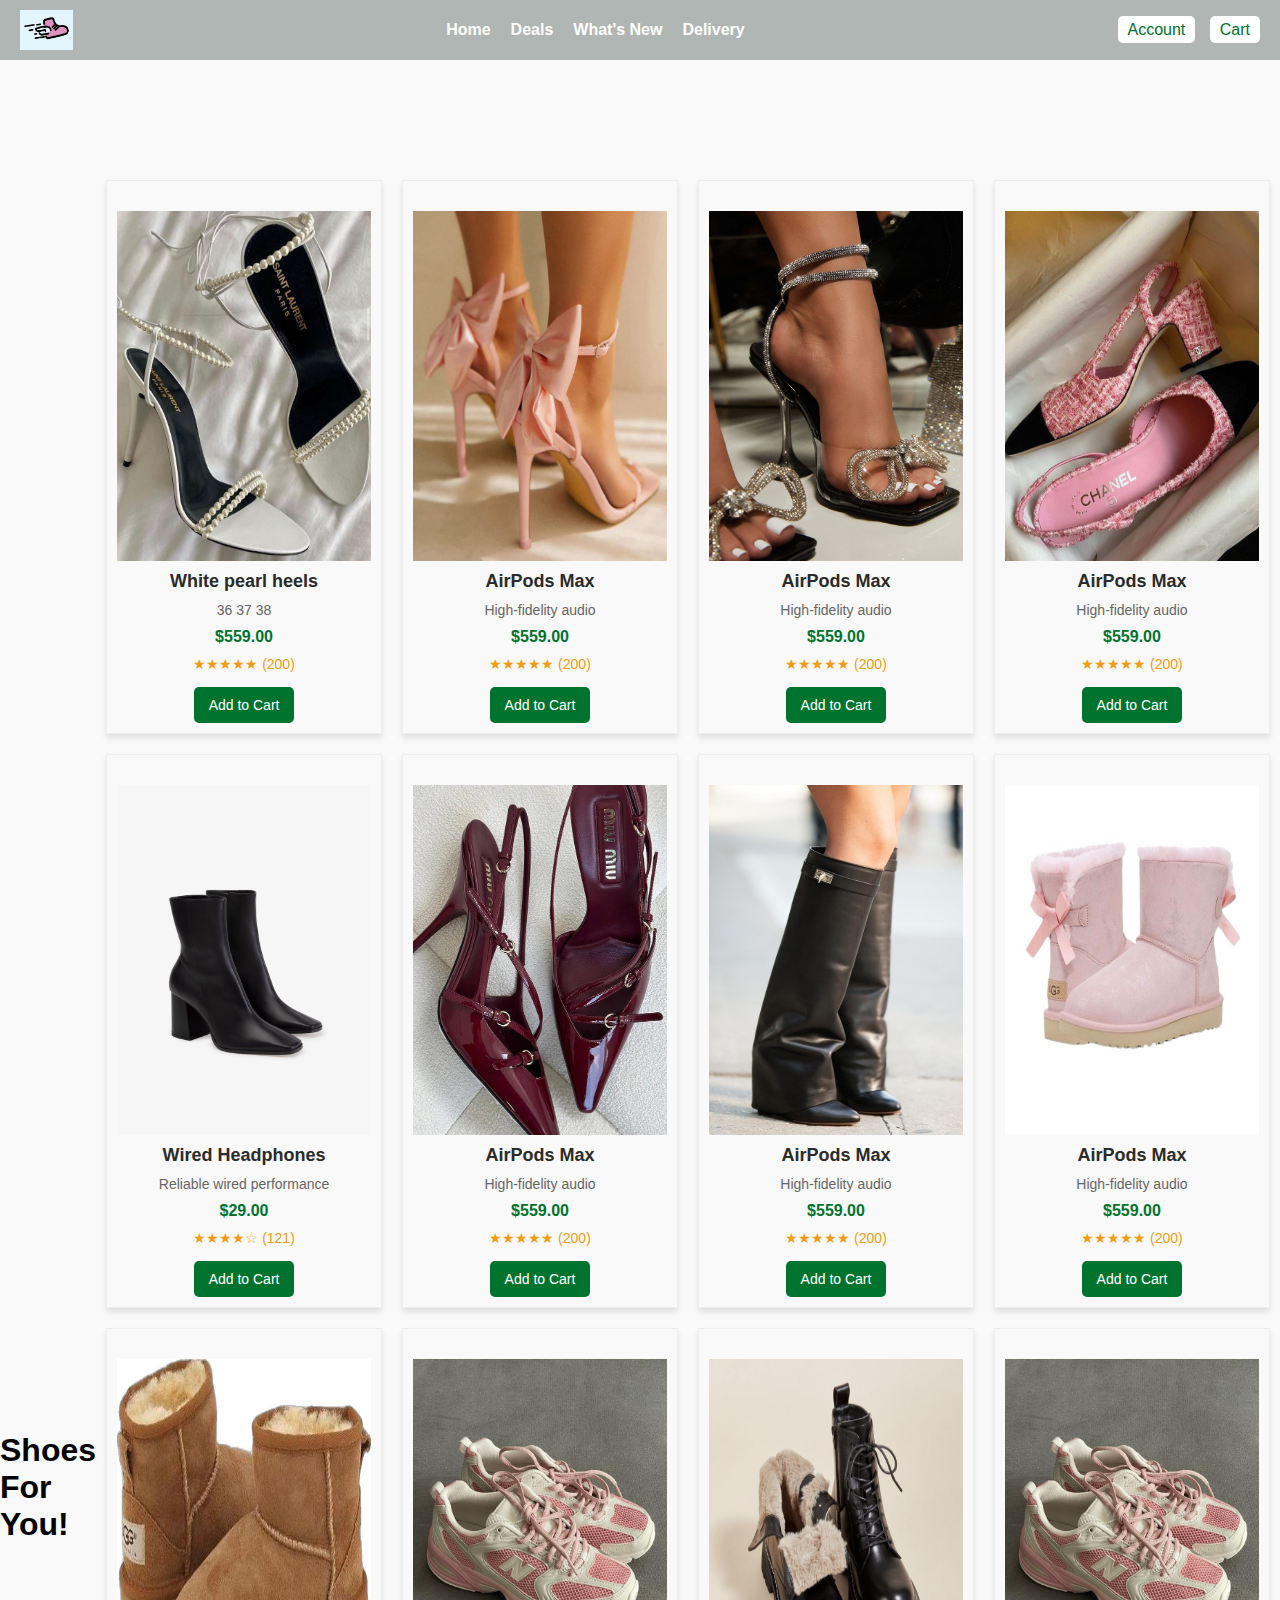
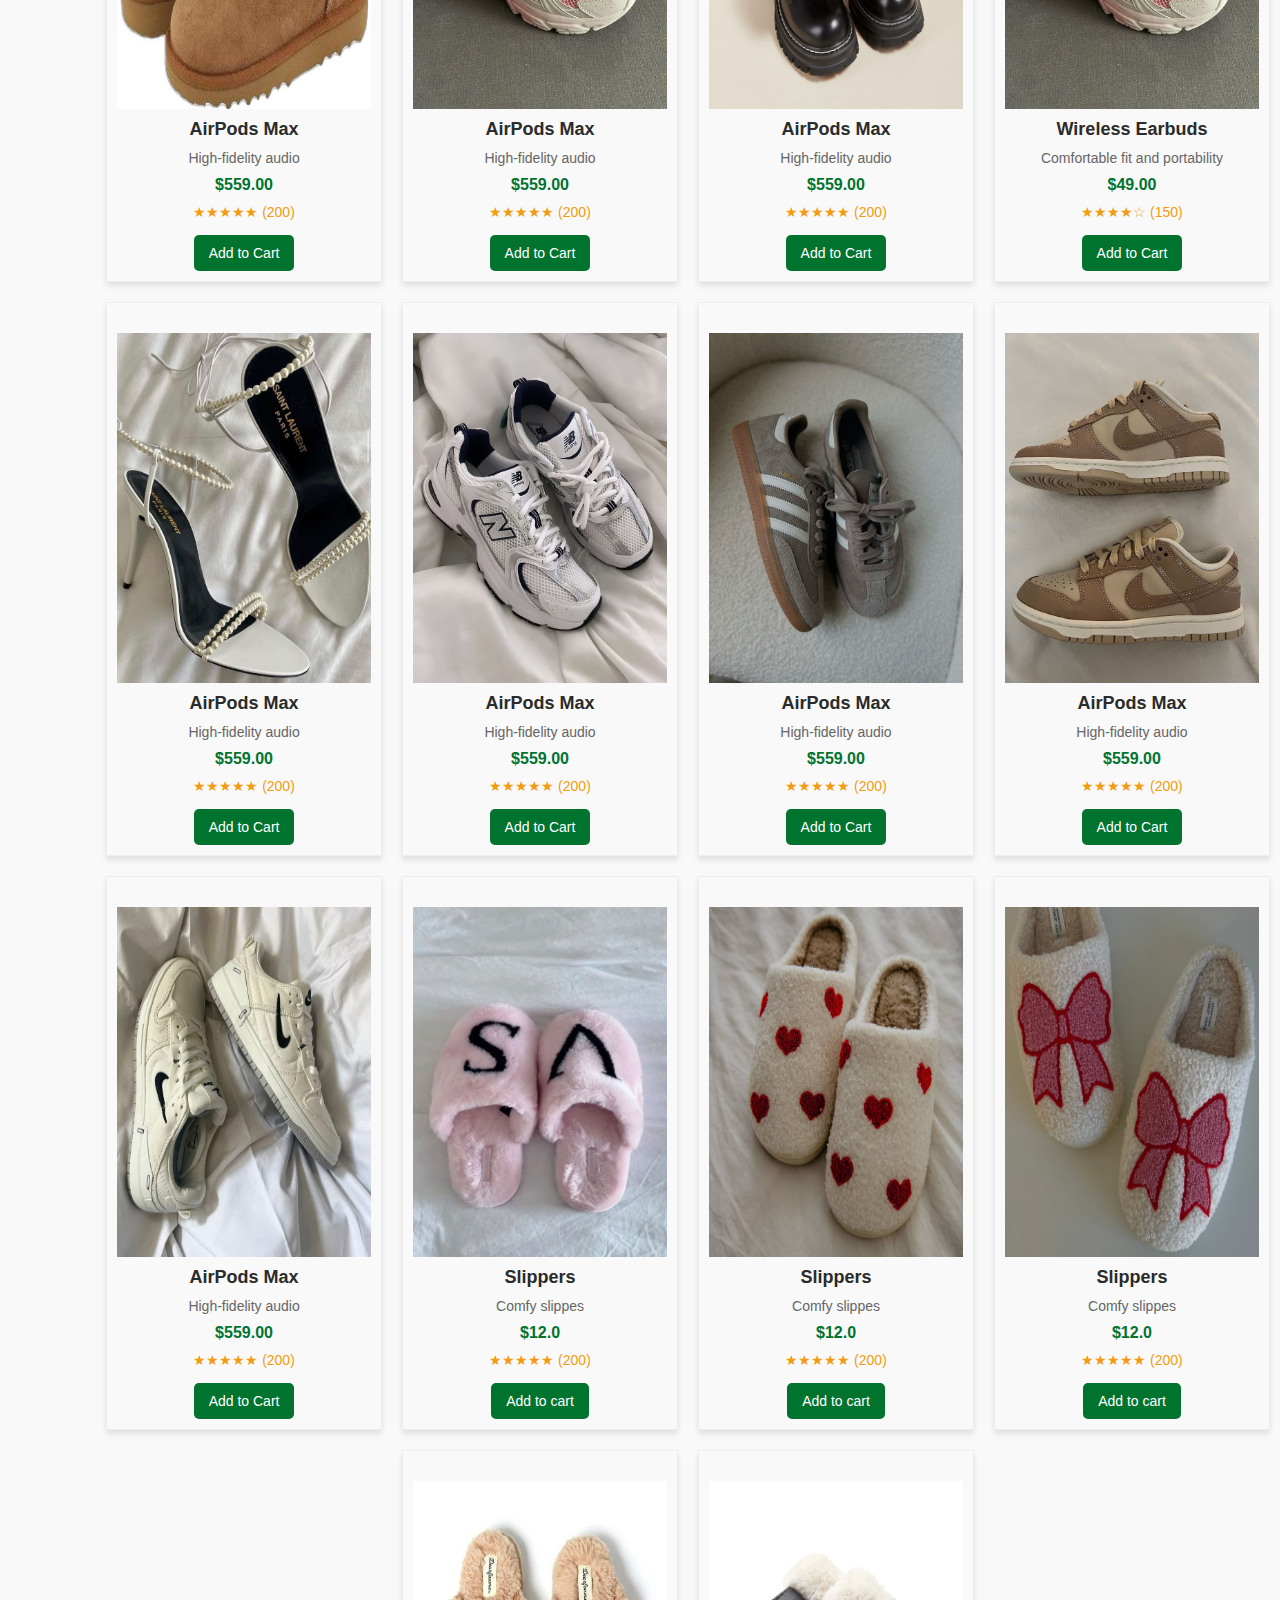
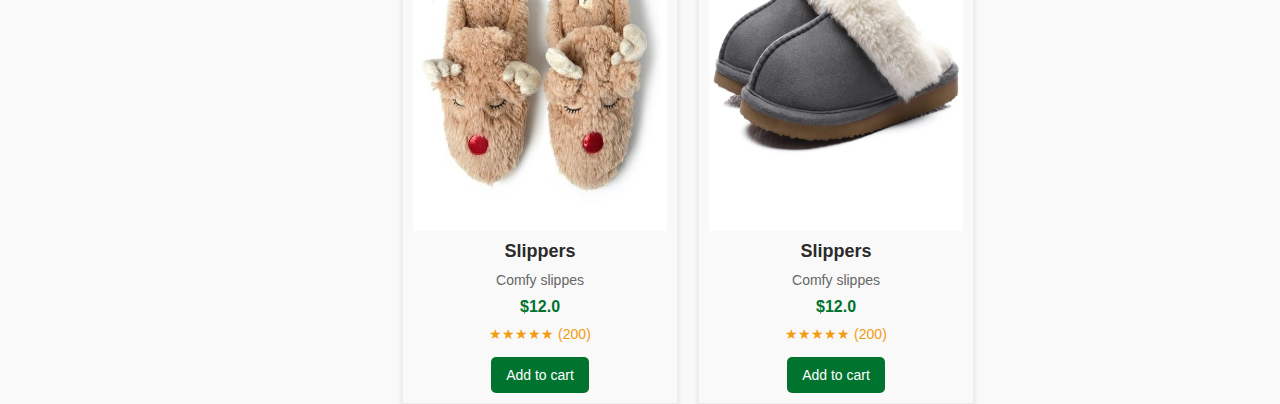
<file: index.html>
<!DOCTYPE html>
<html lang="en">
<head>
  <meta charset="UTF-8">
  <meta name="viewport" content="width=device-width, initial-scale=1.0">
  <link rel="stylesheet" href="style.css">
  <title>Shopping Website</title>
</head>
<body>
  <header class="navbar">
    <div class="container">
      <div class="logo">
        <img src="logo2.jpg" alt="Shopcart Logo">
   
      </div>
      <nav class="menu">
        <ul>
          <li><a href="index.html">Home</a></li>
          <li><a href="#">Deals</a></li>
          <li><a href="#">What's New</a></li>
          <li><a href="#">Delivery</a></li>
        </ul>
      </nav>
    
      <div class="actions">
        <a href="#" class="btn">Account</a>
        <a href="Page3.html" class="btn">Cart</a>
      </div>
    </div>
  </header>
  <div class="container">
    <!-- Header -->
    <header class="header">
      <h1>Shoes For You!</h1>
    </header>

    <!-- Filter Buttons
    <div class="filter-bar">
      <button class="filter-btn" data-filter="all">Show All</button>
      <button class="filter-btn" data-filter="Boots">Boots</button>
      <button class="filter-btn" data-filter="Trainers">Trainers</button>
      <button class="filter-btn" data-filter="Slippers">Slippers</button>
      <button class="filter-btn" data-filter="Heels">Heels</button>
    </div>
  -->
    
    <div class="product-grid">
      <div class="product-card" data-category="Heels">
      <a href="produkti1.html">  <img  id="displayImage" src="heels1.jpg" alt="Heels">
        <h2>White pearl heels</h2></a>
        <p>36  37  38</p>
        <div class="price">$559.00</div></a>
        <div class="rating">★★★★★ (200)</div>
        <button  onclick="saveImage()" class="add-to-cart">Add to Cart</button>
      </div>

  

      
      <div class="product-card" data-category="Heels">
      <a href="produkti2.html">  <img src="heels3.jpg" alt="Heels">
        <h2>AirPods Max</h2>
        <p>High-fidelity audio</p>
        <div class="price">$559.00</div>
        <div class="rating">★★★★★ (200)</div></a>
        <button class="add-to-cart">Add to Cart</button>
      </div>
     
      <div class="product-card" data-category="Heels">
        <img src="heels4.jpg" alt="Heels">
        <a href="produkti3.html"><h2>AirPods Max</h2>
        <p>High-fidelity audio</p>
        <div class="price">$559.00</div></a>
        <div class="rating">★★★★★ (200)</div>
        <button class="add-to-cart">Add to Cart</button>
      </div>

      
      <div class="product-card" data-category="Heels">
       <a href="produkti4.html"> <img src="heels5.jpg" alt="Heels">
        <h2>AirPods Max</h2>
        <p>High-fidelity audio</p>
        <div class="price">$559.00</div></a>
        <div class="rating">★★★★★ (200)</div>
        <button class="add-to-cart">Add to Cart</button>
      </div>




      <div class="product-card" data-category="Boots">
       <a href="produkti5.html"> <img src="boots1.jpg" alt="Wired Headphones">
        <h2>Wired Headphones</h2>
        <p>Reliable wired performance</p>
        <div class="price">$29.00</div></a>
        <div class="rating">★★★★☆ (121)</div>
        <button class="add-to-cart">Add to Cart</button>
      </div>

     
      <div class="product-card" data-category="Heels">
        <a href="produkti6.html"><img src="heels2.jpg" alt="Heels">
        <h2>AirPods Max</h2>
        <p>High-fidelity audio</p>
        <div class="price">$559.00</div></a>
        <div class="rating">★★★★★ (200)</div>
        <button class="add-to-cart">Add to Cart</button>
      </div>
     

                <div class="product-card" data-category="Boots">
                  
              <a href="produkti7.html"><img src="boots2.jpg" alt="Heels">
                  <h2>AirPods Max</h2>
                  <p>High-fidelity audio</p>
                  <div class="price">$559.00</div></a>
                  <div class="rating">★★★★★ (200)</div>
                  <button class="add-to-cart">Add to Cart</button>
                </div>

                

           
                    <div class="product-card" data-category="Boots">
                   <a href="produkti8.html">  <img src="boots3.jpg" alt="Heels">
                      <h2>AirPods Max</h2>
                      <p>High-fidelity audio</p>
                      <div class="price">$559.00</div></a> 
                      <div class="rating">★★★★★ (200)</div>
                      <button class="add-to-cart">Add to Cart</button>
                    </div>
                
                    <div class="product-card" data-category="Boots">
                    <a href="produkti9.html">  <img src="boots4.jpg" alt="Heels">
                      <h2>AirPods Max</h2>
                      <p>High-fidelity audio</p>
                      <div class="price">$559.00</div></a>
                      <div class="rating">★★★★★ (200)</div>
                      <button class="add-to-cart">Add to Cart</button>
                    </div>

                        
                  
                                               
                        <div class="product-card" data-category="Trainers">
                       <a href="produkti10.html">  <img src="trainers4.jpg" alt="Heels">
                         <h2>AirPods Max</h2>
                         <p>High-fidelity audio</p>
                         <div class="price">$559.00</div></a> 
                         <div class="rating">★★★★★ (200)</div>
                          <button class="add-to-cart">Add to Cart</button>
                            </div>

                            <div class="product-card" data-category="Boots">
                              <a href="produkti11.html">   <img src="boots5.jpg" alt="Heels">
                              <h2>AirPods Max</h2>
                              <p>High-fidelity audio</p>
                              <div class="price">$559.00</div></a> 
                              <div class="rating">★★★★★ (200)</div>
                              <button class="add-to-cart">Add to Cart</button>
                            </div>



                            <div class="product-card" data-category="Traniners">
                              <a href="produkti10.html">  <img src="trainers4.jpg" alt="Wireless Earbuds">
                              <h2>Wireless Earbuds</h2>
                              <p>Comfortable fit and portability</p>
                              <div class="price">$49.00</div></a> 
                              <div class="rating">★★★★☆ (150)</div>
                              <button class="add-to-cart">Add to Cart</button>
                            </div>
                      
                      
                         
                              <div class="product-card" data-category="Traniners">
                                <a href="produkti10.html">   <img src="heels1.jpg" alt="Heels">
                                <h2>AirPods Max</h2>
                                <p>High-fidelity audio</p>
                                <div class="price">$559.00</div></a> 
                                <div class="rating">★★★★★ (200)</div>
                                <button class="add-to-cart">Add to Cart</button>
                              </div>
                      
                        
                                  <div class="product-card" data-category="Traniners">
                                    <a href="produkti10.html"><img src="trainers1.jpg" alt="Heels">
                                    <h2>AirPods Max</h2>
                                    <p>High-fidelity audio</p>
                                    <div class="price">$559.00</div></a>    
                                    <div class="rating">★★★★★ (200)</div>
                                    <button class="add-to-cart">Add to Cart</button>
                                  </div>
                      
                                  
                                      <div class="product-card" data-category="Trainers">
                                        <a href="produkti10.html">     <img src="trainers2.jpg" alt="Heels">
                                        <h2>AirPods Max</h2>
                                        <p>High-fidelity audio</p>
                                        <div class="price">$559.00</div></a>
                                        <div class="rating">★★★★★ (200)</div>
                                        <button class="add-to-cart">Add to Cart</button>
 </div>
                      
                                     
  <div class="product-card" data-category="Trainers">
    <a href="produkti10.html"> <img src="trainers3.jpg" alt="Heels">
<h2>AirPods Max</h2>
<p>High-fidelity audio</p>
<div class="price">$559.00</div></a>
<div class="rating">★★★★★ (200)</div>
 <button class="add-to-cart">Add to Cart</button>
   </div>
                      
  
                                           
  <div class="product-card" data-category="Trainers">
    <a href="produkti10.html"> <img src="trainers5.jpg" alt="Heels">
   <h2>AirPods Max</h2>
   <p>High-fidelity audio</p>
   <div class="price">$559.00</div></a>
   <div class="rating">★★★★★ (200)</div>
    <button class="add-to-cart">Add to Cart</button>
      </div>     
   


   <div class="product-card" data-category="Slippers">
    <a href="produkti10.html"> <img src="slippers1.jpg" alt="slippers">
<h2>Slippers</h2>
<p>Comfy slippes</p>
<div class="price">$12.0</div></a>
<div class="rating">★★★★★ (200)</div>
<button class="add-to-cart">Add to cart</button>
   </div>

   <div class="product-card" data-category="Slippers">
    <a href="produkti10.html"><img src="slippers2.jpg" alt="slippers">
    <h2>Slippers</h2>
    <p>Comfy slippes</p>
    <div class="price">$12.0</div></a> 
    <div class="rating">★★★★★ (200)</div>
    <button class="add-to-cart">Add to cart</button>
       </div>

       <div class="product-card" data-category="Slippers">
        <a href="produkti10.html"> <img src="slippers3.jpg" alt="slippers">
        <h2>Slippers</h2>
        <p>Comfy slippes</p>
        <div class="price">$12.0</div></a>
        <div class="rating">★★★★★ (200)</div>
        <button class="add-to-cart">Add to cart</button>
           </div>

           <div class="product-card" data-category="Slippers">
            <a href="produkti10.html"> <img src="slippers4.jpg" alt="slippers">
            <h2>Slippers</h2>
            <p>Comfy slippes</p>
            <div class="price">$12.0</div></a> 
            <div class="rating">★★★★★ (200)</div>
            <button class="add-to-cart">Add to cart</button>
               </div>

               <div class="product-card" data-category="Slippers">
                <a href="produkti10.html">  <img src="slippers5.jpg" alt="slippers">
                <h2>Slippers</h2>
                <p>Comfy slippes</p>
                <div class="price">$12.0</div></a> 
                <div class="rating">★★★★★ (200)</div>
                <button class="add-to-cart">Add to cart</button>
                   </div>




    </div>








       


           

   
              

                 















  








<script>
    document.addEventListener("DOMContentLoaded", () => {
  const filterButtons = document.querySelectorAll(".filter-btn");
  const products = document.querySelectorAll(".product-card");

  filterButtons.forEach((button) => {
    button.addEventListener("click", () => {
      const filter = button.getAttribute("data-filter");

      products.forEach((product) => {
        const categories = product.getAttribute("data-category").split(" ");

        if (filter === "all" || categories.includes(filter)) {
          product.classList.remove("hidden");
        } else {
          product.classList.add("hidden");
        }
      });
    });
  });
});




const addToCart = () => {
    // Get product details
    const productImage = document.querySelector('.fotodiv img').src; // Image URL
    const productName = document.querySelector('.tedhenat h1').textContent; // Product name
    const productPrice = parseFloat(document.getElementById('total').textContent); // Total price
    const productQuantity = parseInt(document.getElementById('counter').textContent); // Quantity

    // Create product object
    const product = {
      name: productName,
      image: productImage,
      price: productPrice,
      quantity: productQuantity,
    };

    // Retrieve the existing cart or initialize an empty array
    const cart = JSON.parse(localStorage.getItem('cart')) || [];

    // Add the new product to the cart
    cart.push(product);

    // Save the updated cart back to local storage
    localStorage.setItem('cart', JSON.stringify(cart));

    // Redirect to the cart page
    window.location.href = 'page2.html';
  };

  // Attach event listener to the "Add to Cart" button
  document.querySelector('.btn2').addEventListener('click', addToCart);




  const saveImage = () => {
    const imageElement = document.querySelector('.fotodiv img'); // Select the image
    const imageUrl = imageElement.src; // Get the image URL
    localStorage.setItem('savedImage', imageUrl); // Save the URL in local storage
    window.location.href = 'page3.html'; // Redirect to the next page
  };

  // Attach event listener to the "Add to Cart" button
  document.querySelector('.btn2').addEventListener('click', saveImage);

</script>
  
</body>
</html>
</file>
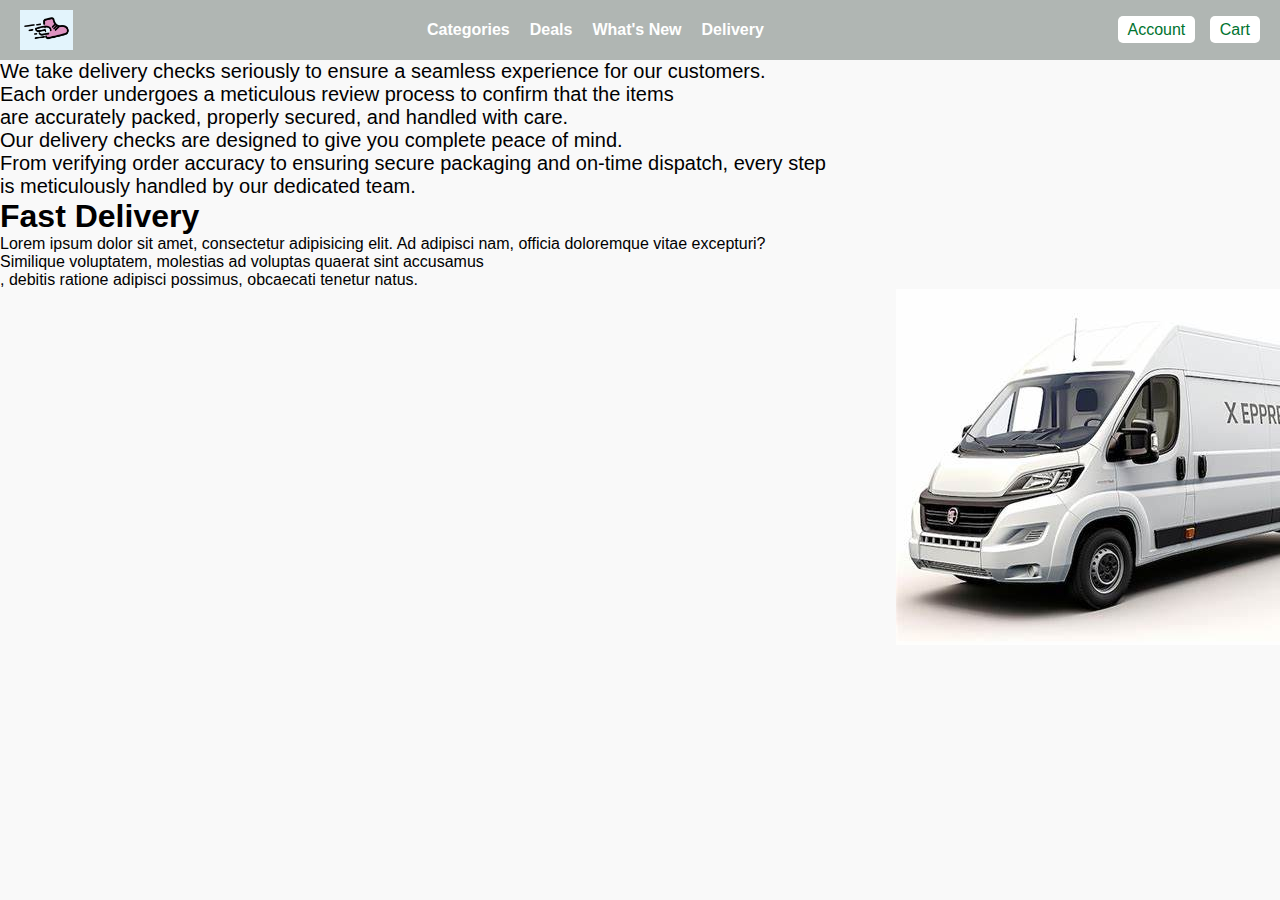
<file: delivery.html>
<!DOCTYPE html>
<html lang="en">
<head>
    <meta charset="UTF-8">
    <meta name="viewport" content="width=device-width, initial-scale=1.0">
    <title>Document</title>
    <link rel="stylesheet" href="style.css">
    <link rel="stylesheet" href="https://cdnjs.cloudflare.com/ajax/libs/font-awesome/6.7.1/css/all.min.css" integrity="sha512-5Hs3dF2AEPkpNAR7UiOHba+lRSJNeM2ECkwxUIxC1Q/FLycGTbNapWXB4tP889k5T5Ju8fs4b1P5z/iB4nMfSQ==" crossorigin="anonymous" referrerpolicy="no-referrer" />
<style>

    .checks i{
        font-size: 30px;
        color: green;
    }

    .checks p{
        font-size: 20px;

    }
    .checks{
        display: inline-block
        ;
    }
    .deli img{
       margin-left: 70%;
    }
    .deli h1 p{
        margin-top: 150px;
    }
</style>

</head>
<body>
    <header class="navbar">
        <div class="container">
          <div class="logo">
            <img src="logo2.jpg" alt="Shopcart Logo">
       
          </div>
          <nav class="menu">
            <ul>
              <li><a href="#">Categories</a></li>
              <li><a href="#">Deals</a></li>
              <li><a href="#">What's New</a></li>
              <li><a href="#">Delivery</a></li>
            </ul>
          </nav>
        
          <div class="actions">
            <a href="#" class="btn">Account</a>
            <a href="#" class="btn">Cart</a>
          </div>
        </div>
      </header>
      <div class="checks">
    <i class="fa-regular fa-circle-check"></i>
    <p>We take delivery checks seriously to ensure a seamless experience for our customers.<br> Each order undergoes a meticulous review process to confirm that the items <br>are accurately packed, properly secured, and handled with care.</p>
    <i class="fa-regular fa-circle-check"></i>
    <p>
        Our delivery checks are designed to give you complete peace of mind.<br> From verifying order accuracy to ensuring secure packaging and on-time dispatch, every step <br>is meticulously handled by our dedicated team. 
    </p>
</div>
<div>
    <div class="deli"> 
    <h1>Fast Delivery</h1>
    <p>Lorem ipsum dolor sit amet, consectetur adipisicing elit. Ad adipisci nam, officia doloremque vitae excepturi? <br>Similique voluptatem, molestias ad voluptas quaerat sint accusamus<br>, debitis ratione adipisci possimus, obcaecati tenetur natus.</p>
    <img src="delivery.jpg"></div>
</div>
</body>
</html>
</file>
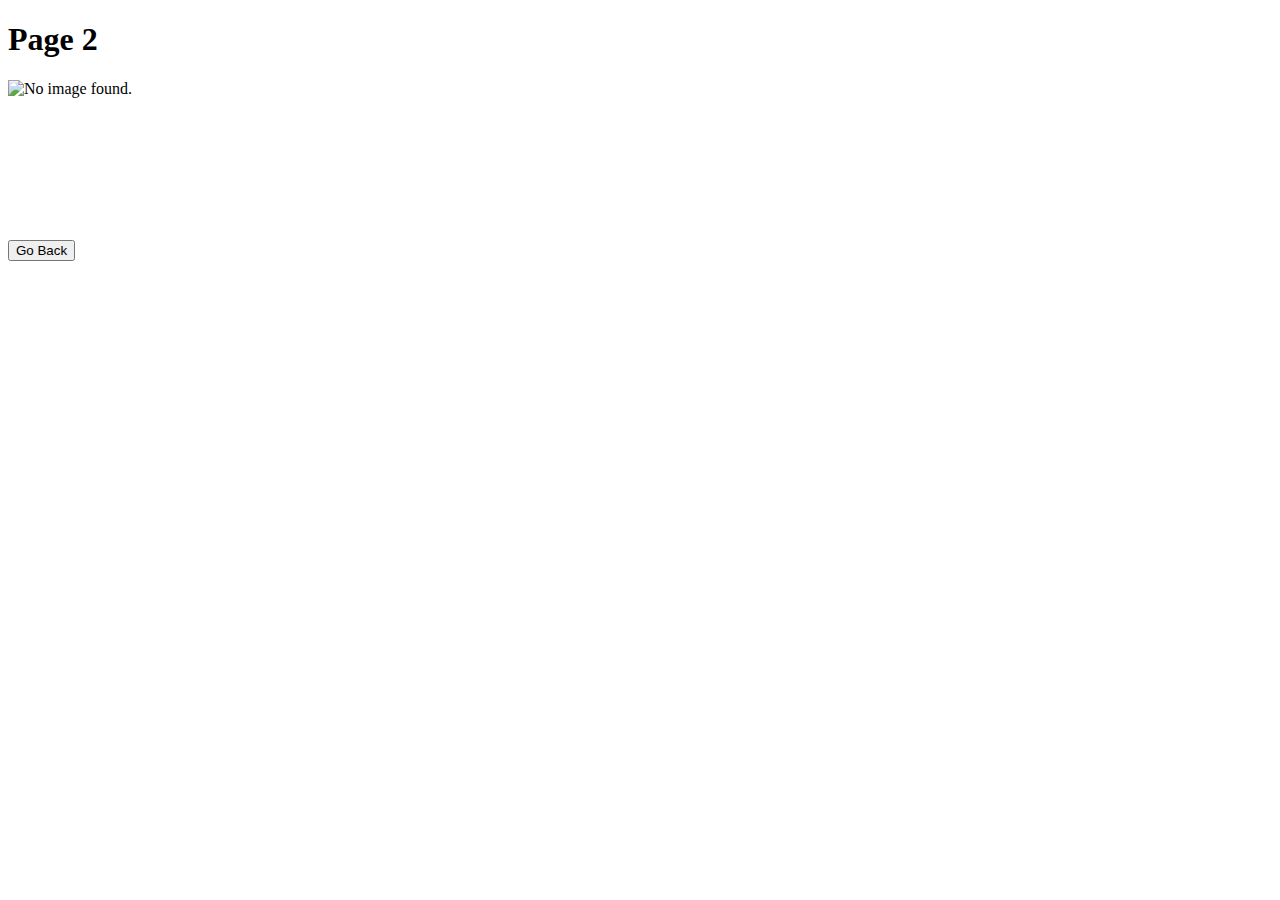
<file: page2.html>
<!DOCTYPE html>
<html lang="en">
<head>
  <meta charset="UTF-8">
  <meta name="viewport" content="width=device-width, initial-scale=1.0">
  <title>Page 2</title>
  <style>
    .image-container {
      width: 150px;
      height: 150px;
      overflow: hidden;
      margin-bottom: 10px;
    }
    .image-container img {
      width: 100%;
      height: 100%;
      object-fit: cover;
    }
  </style>
</head>
<body>
  <h1>Page 2</h1>
  <div class="image-container">
    <img id="displayImage" alt="Stored Image">
  </div>
  <button onclick="goBack()">Go Back</button>

  <script>
    function displayImage() {
      const storedImage = localStorage.getItem('storedImage');
      const displayImage = document.getElementById('displayImage');
      if (storedImage) {
        displayImage.src = storedImage;
      } else {
        displayImage.alt = 'No image found.';
      }
    }

    function goBack() {
      window.location.href = 'index.html'; // Navigate back to Page 1
    }

    // Display the stored image when the page loads
    displayImage();
  </script>
</body>
</html>
</file>
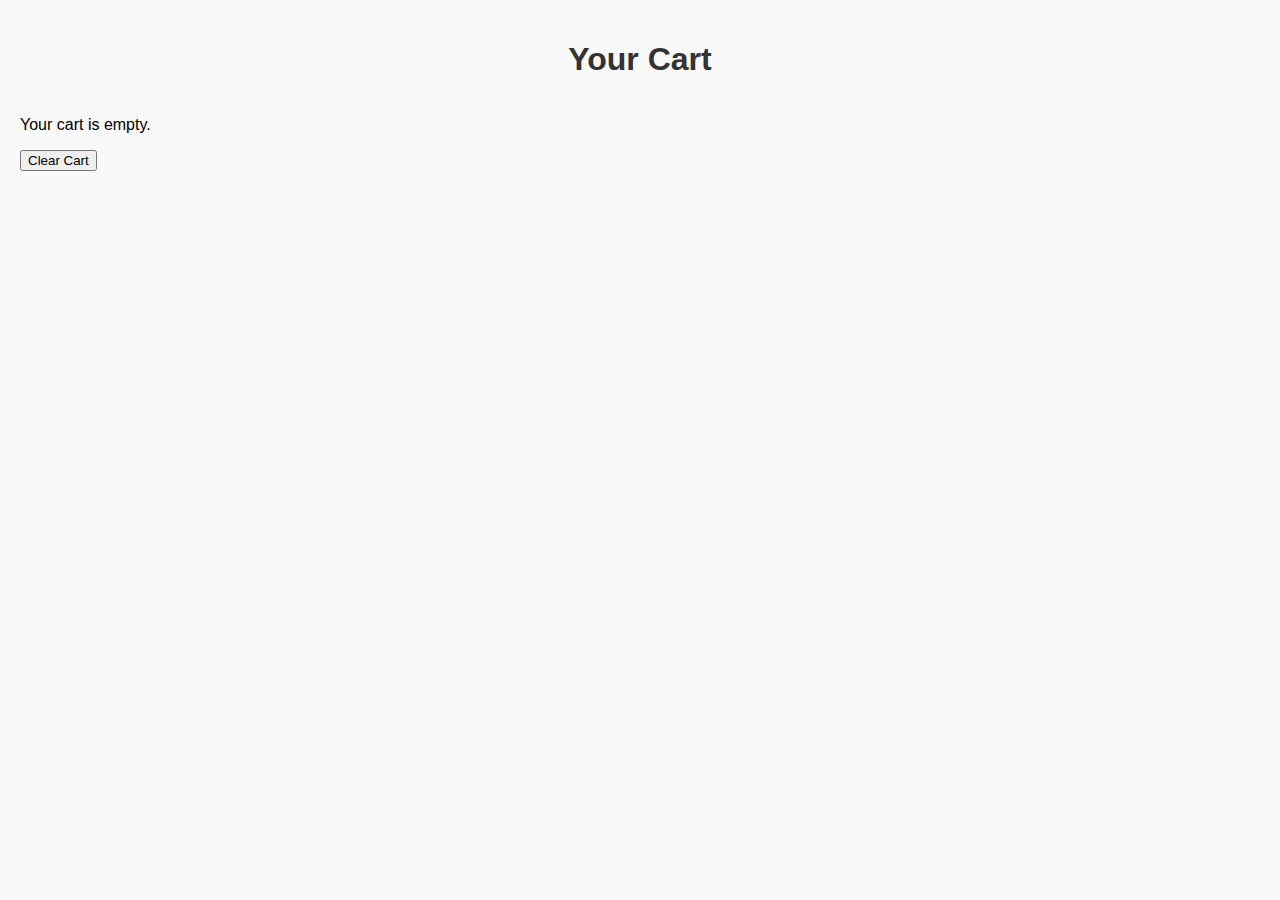
<file: Page3.html>
<!DOCTYPE html>
<html lang="en">
<head>
  <meta charset="UTF-8">
  <meta name="viewport" content="width=device-width, initial-scale=1.0">
  <title>Your Cart</title>
  <style>
    body {
      font-family: Arial, sans-serif;
      margin: 0;
      padding: 20px;
      background-color: #f9f9f9;
    }

    h1 {
      color: #333;
      text-align: center;
    }

    .cart-container {
      display: flex;
      flex-direction: column;
      gap: 20px;
      margin-top: 20px;
    }

    .cart-item {
      display: flex;
      align-items: center;
      gap: 20px;
      padding: 10px;
      border: 1px solid #ccc;
      border-radius: 10px;
      background: #fff;
    }

    .cart-item img {
      width: 100px;
      height: 100px;
      border-radius: 10px;
    }

    .cart-item-details {
      flex-grow: 1;
    }

    .cart-item-actions button {
      padding: 5px 10px;
      border: none;
      border-radius: 5px;
      background-color: #007bff;
      color: white;
      cursor: pointer;
    }

    .cart-item-actions button:hover {
      background-color: #0056b3;
    }
  </style>
</head>
<body>
  <h1>Your Cart</h1>
  <div class="cart-container" id="cartContainer"></div>
  <div class="actions">
    <button onclick="clearCart()">Clear Cart</button>
  </div>

  <script>
    // Load and display cart items
    const loadCart = () => {
      const cart = JSON.parse(localStorage.getItem('cart')) || [];
      const cartContainer = document.getElementById('cartContainer');

      if (cart.length === 0) {
        cartContainer.innerHTML = '<p>Your cart is empty.</p>';
        return;
      }

      cart.forEach((product, index) => {
        const cartItem = document.createElement('div');
        cartItem.className = 'cart-item';

        cartItem.innerHTML = `
          <img src="${product.image}" alt="${product.name}">
          <div class="cart-item-details">
            <h3>${product.name}</h3>
            <p>Price: $${product.price.toFixed(2)}</p>
            <p>Quantity: ${product.quantity}</p>
          </div>
          <div class="cart-item-actions">
            <button onclick="removeFromCart(${index})">Remove</button>
          </div>
        `;

        cartContainer.appendChild(cartItem);
      });
    };

    // Remove a specific item from the cart
    const removeFromCart = (index) => {
      const cart = JSON.parse(localStorage.getItem('cart')) || [];
      cart.splice(index, 1); // Remove the item at the specified index
      localStorage.setItem('cart', JSON.stringify(cart));
      loadCart(); // Reload the cart
    };

    // Clear the entire cart
    const clearCart = () => {
      localStorage.removeItem('cart');
      loadCart();
    };

    // Load cart on page load
    document.addEventListener('DOMContentLoaded', loadCart);
  </script>
</body>
</html>
</file>
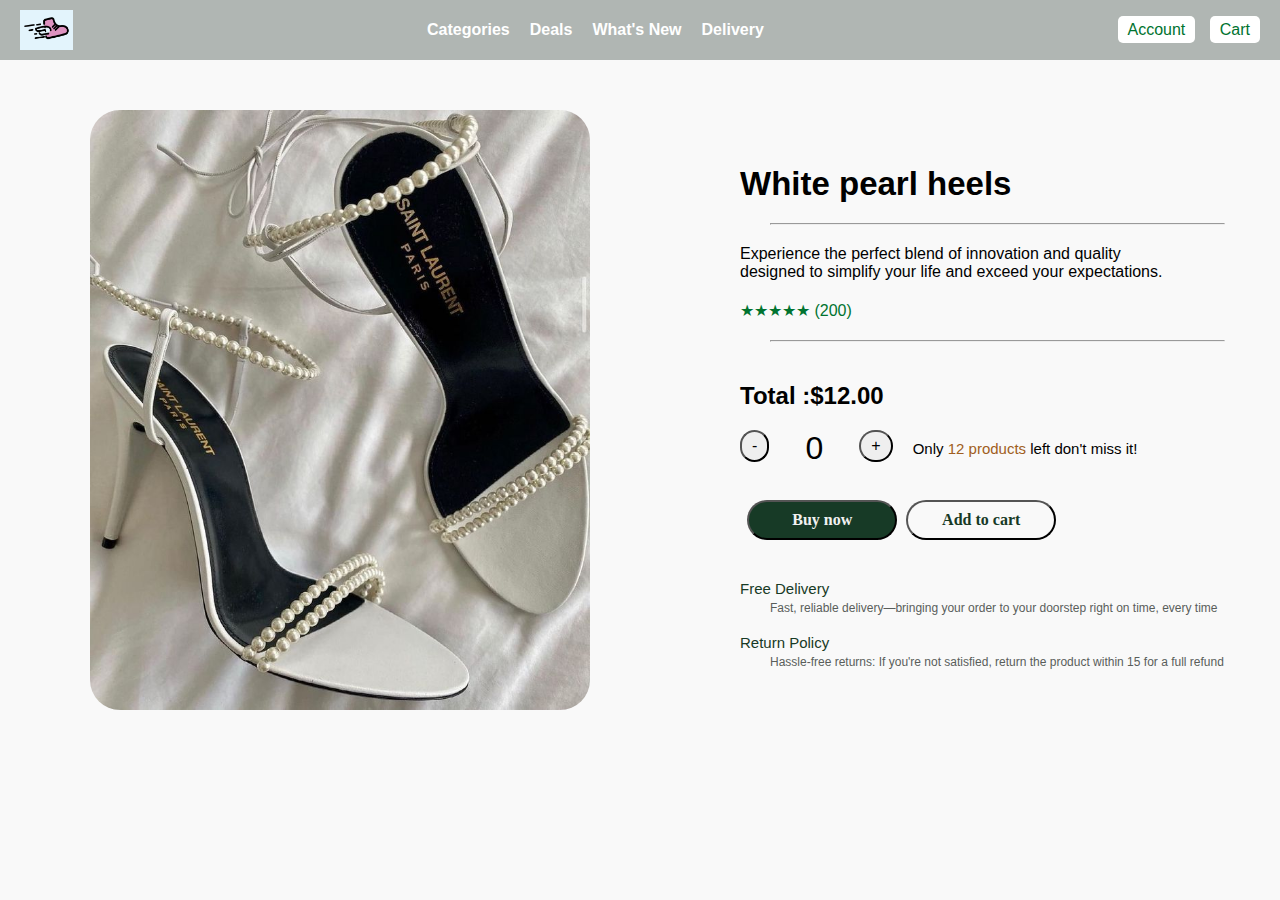
<file: produkti1.html>
<!DOCTYPE html>
<html lang="en">
<head>
    <meta charset="UTF-8">
    <meta name="viewport" content="width=device-width, initial-scale=1.0">
    <title>Document</title>
    <link rel="stylesheet" href="produktet.css">
    <link rel="stylesheet" href="style.css">
    <link rel="stylesheet" href="https://cdnjs.cloudflare.com/ajax/libs/font-awesome/6.7.1/css/all.min.css" integrity="sha512-5Hs3dF2AEPkpNAR7UiOHba+lRSJNeM2ECkwxUIxC1Q/FLycGTbNapWXB4tP889k5T5Ju8fs4b1P5z/iB4nMfSQ==" crossorigin="anonymous" referrerpolicy="no-referrer" /></head>
<body>
    <div class="kryesori">

        <header class="navbar">
            <div class="container">
              <div class="logo">
                <img src="logo2.jpg" alt="Shopcart Logo">
           
              </div>
              <nav class="menu">
                <ul>
                  <li><a href="#">Categories</a></li>
                  <li><a href="#">Deals</a></li>
                  <li><a href="#">What's New</a></li>
                  <li><a href="#">Delivery</a></li>
                </ul>
              </nav>
            
              <div class="actions">
                <a href="#" class="btn">Account</a>
                <a href="page3.html" class="btn">Cart</a>
              </div>
            </div>
          </header>


<div class="fotodiv">
        <img  src="heels1.jpg"></div>

        <div class="tedhenat">
<h1>White pearl heels</h1>
<hr>
<p>Experience the perfect blend of innovation and quality <br>designed to simplify your life and exceed your expectations.</p>

<div class="rating">★★★★★ (200)</div>
<hr>


<h2 class="price">Total :$<span id="total">12.00</span></h2>   
<div class="counter-container">
    <button id="decrement">-</button>
    <div class="counter" id="counter">0</div>
    <button id="increment">+</button>
    <p>Only <spam id="spam">12 products</spam> left don't miss it!</p>


<div class="buy">

    <button class="btn1">Buy now</button>
    <button  class="btn2">Add to cart</button></div>



</div>

    <div class="ikonat">
        <i class="fa-solid fa-truck"></i><p>Free Delivery</p>
        <br>
        <spam class="spamm">Fast, reliable delivery—bringing your order to your doorstep right on time, every time</spam>
        <br>
        <br>
        <i class="fa-regular fa-calendar"></i><p>Return Policy</p>
        <br>
        <spam class="spamm">Hassle-free returns: If you're not satisfied, return the product within 15 for a full refund  </spam>
    </div>
 

 












    </div>
    <script>
  // Select elements
  const counterElement = document.getElementById('counter');
    const totalElement = document.getElementById('total');
    const incrementButton = document.getElementById('increment');
    const decrementButton = document.getElementById('decrement');

    // Initial values
    let count = 1; // Starting quantity
    const pricePerItem = 12; // Price per item

    // Update the total price
    const updateTotal = () => {
      const total = count * pricePerItem;
      totalElement.textContent = total.toFixed(2); // Display as 2 decimal places
    };

    // Increment function
    incrementButton.addEventListener('click', () => {
      count++;
      counterElement.textContent = count;
      updateTotal();
    });

    // Decrement function
    decrementButton.addEventListener('click', () => {
      if (count > 1) { // Ensure minimum quantity is 1
        count--;
        counterElement.textContent = count;
        updateTotal();
      }
    });



    const addToCart = () => {
    // Get product details
    const productImage = document.querySelector('.fotodiv img').src; // Image URL
    const productName = document.querySelector('.tedhenat h1').textContent; // Product name
    const productPrice = parseFloat(document.getElementById('total').textContent); // Total price
    const productQuantity = parseInt(document.getElementById('counter').textContent); // Quantity

    // Create product object
    const product = {
      name: productName,
      image: productImage,
      price: productPrice,
      quantity: productQuantity,
    };

    // Retrieve the existing cart or initialize an empty array
    const cart = JSON.parse(localStorage.getItem('cart')) || [];

    // Add the new product to the cart
    cart.push(product);

    // Save the updated cart back to local storage
    localStorage.setItem('cart', JSON.stringify(cart));

    // Provide feedback or redirect to the cart page
    alert(`${productName} has been added to the cart!`);
  };

  // Attach event listener to the "Add to Cart" button
  document.querySelector('.btn2').addEventListener('click', addToCart);

      </script>
</body>
</html>
</file>
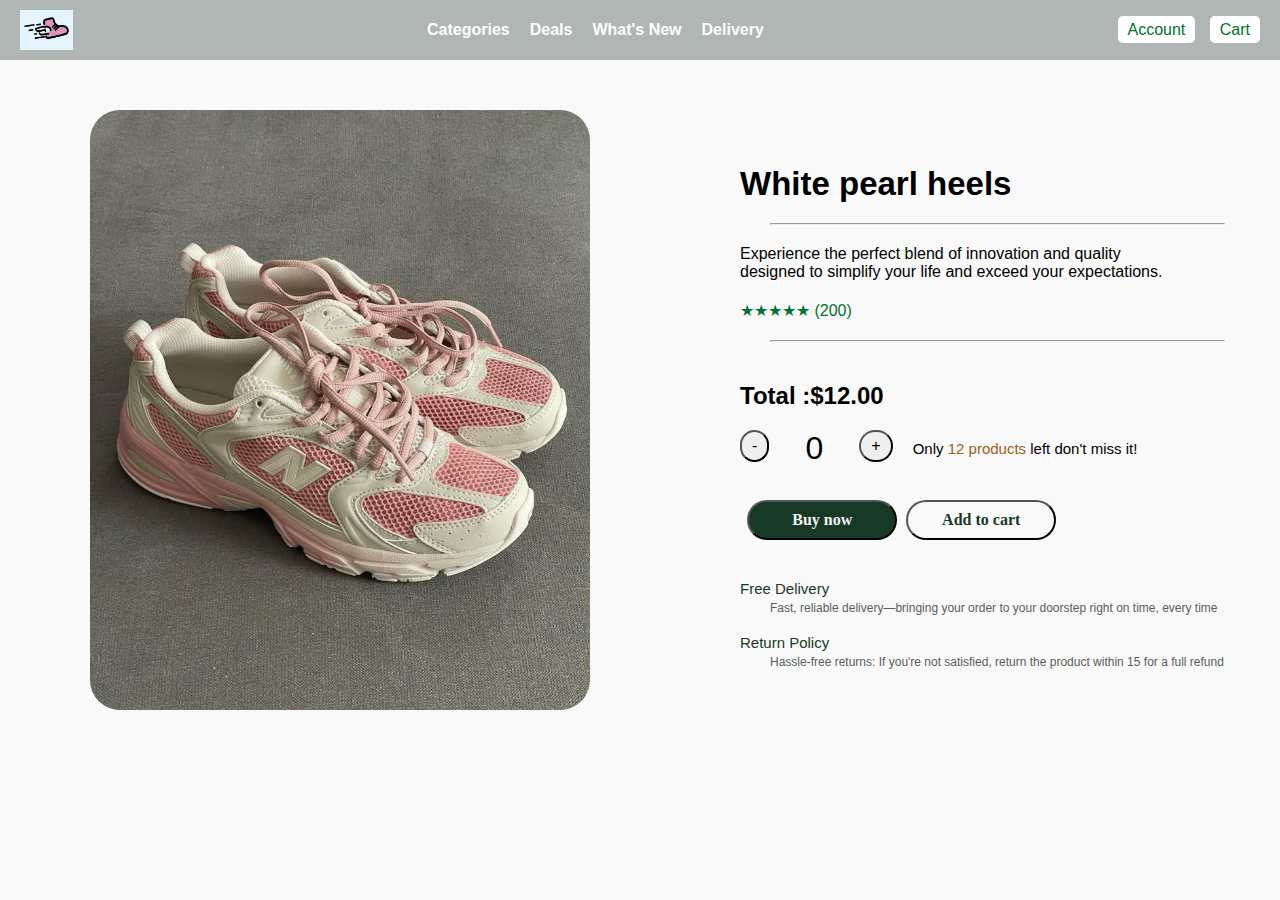
<file: produkti10.html>
<!DOCTYPE html>
<html lang="en">
<head>
    <meta charset="UTF-8">
    <meta name="viewport" content="width=device-width, initial-scale=1.0">
    <title>Document</title>
    <link rel="stylesheet" href="produktet.css">
    <link rel="stylesheet" href="style.css">
    <link rel="stylesheet" href="https://cdnjs.cloudflare.com/ajax/libs/font-awesome/6.7.1/css/all.min.css" integrity="sha512-5Hs3dF2AEPkpNAR7UiOHba+lRSJNeM2ECkwxUIxC1Q/FLycGTbNapWXB4tP889k5T5Ju8fs4b1P5z/iB4nMfSQ==" crossorigin="anonymous" referrerpolicy="no-referrer" /></head>
<body>
    <div class="kryesori">

        <header class="navbar">
            <div class="container">
              <div class="logo">
                <img src="logo2.jpg" alt="Shopcart Logo">
           
              </div>
              <nav class="menu">
                <ul>
                  <li><a href="#">Categories</a></li>
                  <li><a href="#">Deals</a></li>
                  <li><a href="#">What's New</a></li>
                  <li><a href="#">Delivery</a></li>
                </ul>
              </nav>
            
              <div class="actions">
                <a href="#" class="btn">Account</a>
                <a href="page3.html" class="btn">Cart</a>
              </div>
            </div>
          </header>


<div class="fotodiv">
        <img  src="trainers4.jpg"></div>

        <div class="tedhenat">
<h1>White pearl heels</h1>
<hr>
<p>Experience the perfect blend of innovation and quality <br>designed to simplify your life and exceed your expectations.</p>

<div class="rating">★★★★★ (200)</div>
<hr>


<h2 class="price">Total :$<span id="total">12.00</span></h2>   
<div class="counter-container">
    <button id="decrement">-</button>
    <div class="counter" id="counter">0</div>
    <button id="increment">+</button>
    <p>Only <spam id="spam">12 products</spam> left don't miss it!</p>


<div class="buy">

    <button class="btn1">Buy now</button>
    <button  class="btn2">Add to cart</button></div>



</div>

    <div class="ikonat">
        <i class="fa-solid fa-truck"></i><p>Free Delivery</p>
        <br>
        <spam class="spamm">Fast, reliable delivery—bringing your order to your doorstep right on time, every time</spam>
        <br>
        <br>
        <i class="fa-regular fa-calendar"></i><p>Return Policy</p>
        <br>
        <spam class="spamm">Hassle-free returns: If you're not satisfied, return the product within 15 for a full refund  </spam>
    </div>
 

 












    </div>
    <script>
  // Select elements
  const counterElement = document.getElementById('counter');
    const totalElement = document.getElementById('total');
    const incrementButton = document.getElementById('increment');
    const decrementButton = document.getElementById('decrement');

    // Initial values
    let count = 1; // Starting quantity
    const pricePerItem = 12; // Price per item

    // Update the total price
    const updateTotal = () => {
      const total = count * pricePerItem;
      totalElement.textContent = total.toFixed(2); // Display as 2 decimal places
    };

    // Increment function
    incrementButton.addEventListener('click', () => {
      count++;
      counterElement.textContent = count;
      updateTotal();
    });

    // Decrement function
    decrementButton.addEventListener('click', () => {
      if (count > 1) { // Ensure minimum quantity is 1
        count--;
        counterElement.textContent = count;
        updateTotal();
      }
    });



    const addToCart = () => {
    // Get product details
    const productImage = document.querySelector('.fotodiv img').src; // Image URL
    const productName = document.querySelector('.tedhenat h1').textContent; // Product name
    const productPrice = parseFloat(document.getElementById('total').textContent); // Total price
    const productQuantity = parseInt(document.getElementById('counter').textContent); // Quantity

    // Create product object
    const product = {
      name: productName,
      image: productImage,
      price: productPrice,
      quantity: productQuantity,
    };

    // Retrieve the existing cart or initialize an empty array
    const cart = JSON.parse(localStorage.getItem('cart')) || [];

    // Add the new product to the cart
    cart.push(product);

    // Save the updated cart back to local storage
    localStorage.setItem('cart', JSON.stringify(cart));

    // Provide feedback or redirect to the cart page
    alert(`${productName} has been added to the cart!`);
  };

  // Attach event listener to the "Add to Cart" button
  document.querySelector('.btn2').addEventListener('click', addToCart);

      </script>
</body>
</html>
</file>
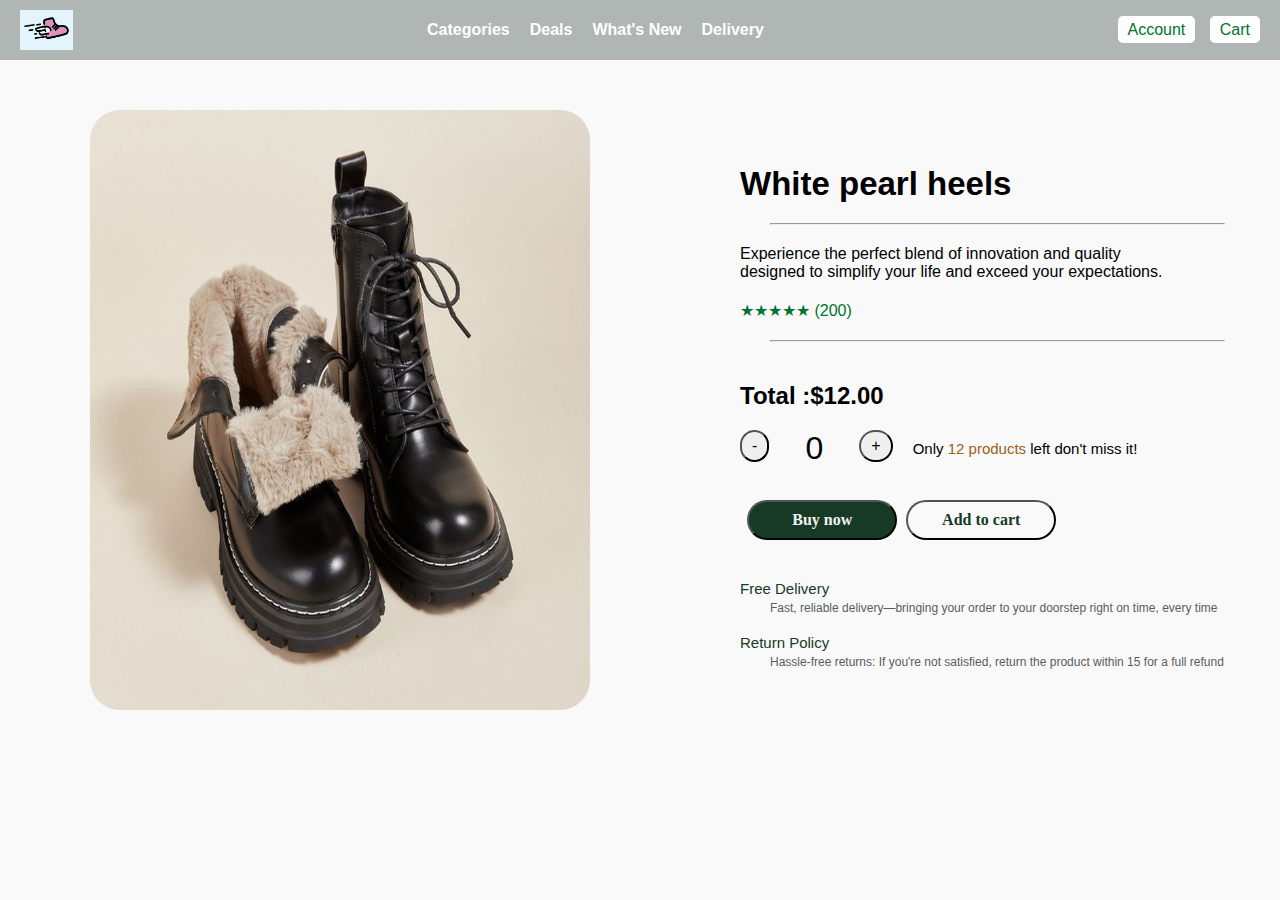
<file: produkti11.html>
<!DOCTYPE html>
<html lang="en">
<head>
    <meta charset="UTF-8">
    <meta name="viewport" content="width=device-width, initial-scale=1.0">
    <title>Document</title>
    <link rel="stylesheet" href="produktet.css">
    <link rel="stylesheet" href="style.css">
    <link rel="stylesheet" href="https://cdnjs.cloudflare.com/ajax/libs/font-awesome/6.7.1/css/all.min.css" integrity="sha512-5Hs3dF2AEPkpNAR7UiOHba+lRSJNeM2ECkwxUIxC1Q/FLycGTbNapWXB4tP889k5T5Ju8fs4b1P5z/iB4nMfSQ==" crossorigin="anonymous" referrerpolicy="no-referrer" /></head>
<body>
    <div class="kryesori">

        <header class="navbar">
            <div class="container">
              <div class="logo">
                <img src="logo2.jpg" alt="Shopcart Logo">
           
              </div>
              <nav class="menu">
                <ul>
                  <li><a href="#">Categories</a></li>
                  <li><a href="#">Deals</a></li>
                  <li><a href="#">What's New</a></li>
                  <li><a href="#">Delivery</a></li>
                </ul>
              </nav>
            
              <div class="actions">
                <a href="#" class="btn">Account</a>
                <a href="page3.html" class="btn">Cart</a>
              </div>
            </div>
          </header>


<div class="fotodiv">
        <img  src="boots5.jpg"></div>

        <div class="tedhenat">
<h1>White pearl heels</h1>
<hr>
<p>Experience the perfect blend of innovation and quality <br>designed to simplify your life and exceed your expectations.</p>

<div class="rating">★★★★★ (200)</div>
<hr>


<h2 class="price">Total :$<span id="total">12.00</span></h2>   
<div class="counter-container">
    <button id="decrement">-</button>
    <div class="counter" id="counter">0</div>
    <button id="increment">+</button>
    <p>Only <spam id="spam">12 products</spam> left don't miss it!</p>


<div class="buy">

    <button class="btn1">Buy now</button>
    <button  class="btn2">Add to cart</button></div>



</div>

    <div class="ikonat">
        <i class="fa-solid fa-truck"></i><p>Free Delivery</p>
        <br>
        <spam class="spamm">Fast, reliable delivery—bringing your order to your doorstep right on time, every time</spam>
        <br>
        <br>
        <i class="fa-regular fa-calendar"></i><p>Return Policy</p>
        <br>
        <spam class="spamm">Hassle-free returns: If you're not satisfied, return the product within 15 for a full refund  </spam>
    </div>
 

 












    </div>
    <script>
  // Select elements
  const counterElement = document.getElementById('counter');
    const totalElement = document.getElementById('total');
    const incrementButton = document.getElementById('increment');
    const decrementButton = document.getElementById('decrement');

    // Initial values
    let count = 1; // Starting quantity
    const pricePerItem = 12; // Price per item

    // Update the total price
    const updateTotal = () => {
      const total = count * pricePerItem;
      totalElement.textContent = total.toFixed(2); // Display as 2 decimal places
    };

    // Increment function
    incrementButton.addEventListener('click', () => {
      count++;
      counterElement.textContent = count;
      updateTotal();
    });

    // Decrement function
    decrementButton.addEventListener('click', () => {
      if (count > 1) { // Ensure minimum quantity is 1
        count--;
        counterElement.textContent = count;
        updateTotal();
      }
    });



    const addToCart = () => {
    // Get product details
    const productImage = document.querySelector('.fotodiv img').src; // Image URL
    const productName = document.querySelector('.tedhenat h1').textContent; // Product name
    const productPrice = parseFloat(document.getElementById('total').textContent); // Total price
    const productQuantity = parseInt(document.getElementById('counter').textContent); // Quantity

    // Create product object
    const product = {
      name: productName,
      image: productImage,
      price: productPrice,
      quantity: productQuantity,
    };

    // Retrieve the existing cart or initialize an empty array
    const cart = JSON.parse(localStorage.getItem('cart')) || [];

    // Add the new product to the cart
    cart.push(product);

    // Save the updated cart back to local storage
    localStorage.setItem('cart', JSON.stringify(cart));

    // Provide feedback or redirect to the cart page
    alert(`${productName} has been added to the cart!`);
  };

  // Attach event listener to the "Add to Cart" button
  document.querySelector('.btn2').addEventListener('click', addToCart);

      </script>
</body>
</html>
</file>
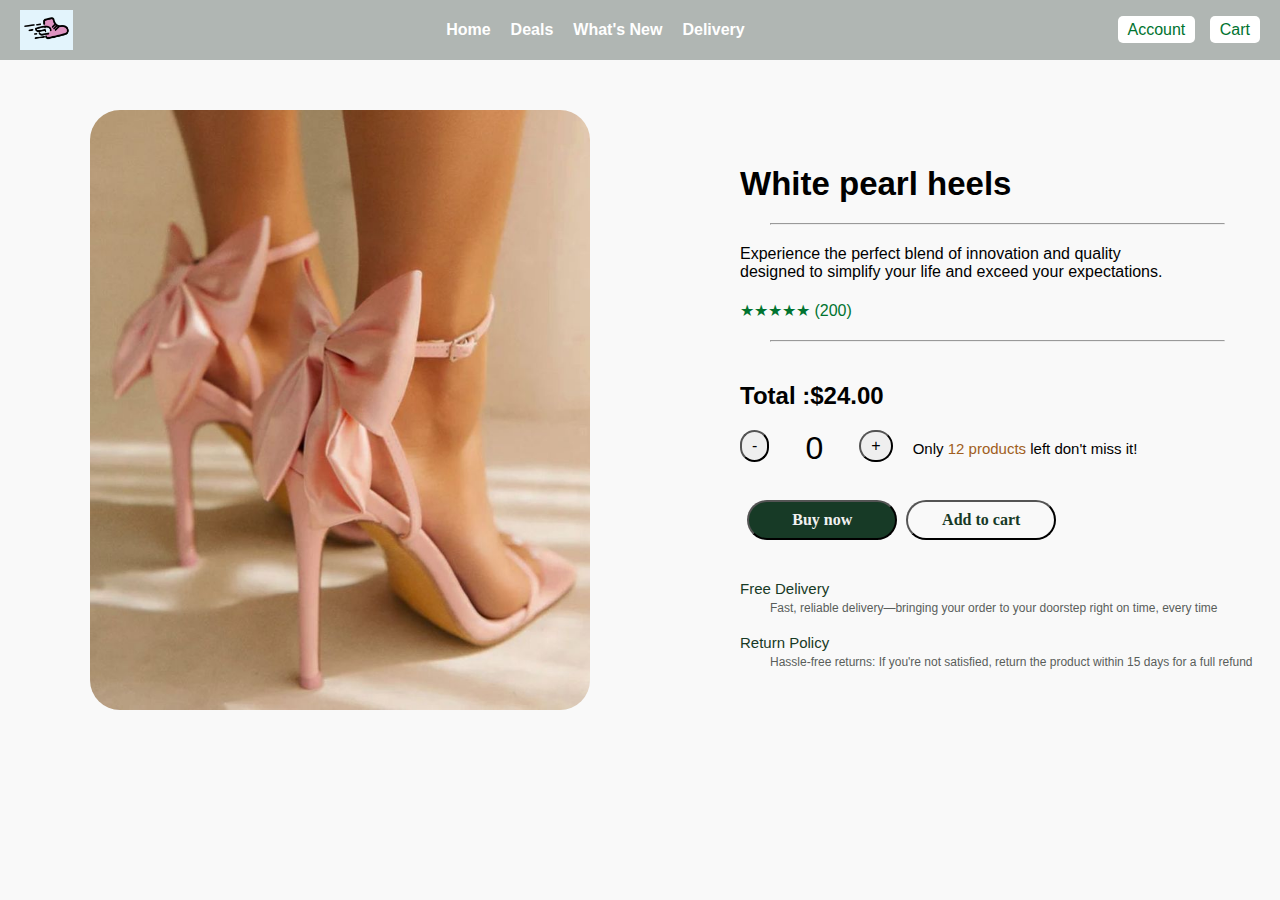
<file: produkti2.html>
<!DOCTYPE html>
<html lang="en">
<head>
    <meta charset="UTF-8">
    <meta name="viewport" content="width=device-width, initial-scale=1.0">
    <title>Document</title>
    <link rel="stylesheet" href="produktet.css">
    <link rel="stylesheet" href="style.css">
    <link rel="stylesheet" href="https://cdnjs.cloudflare.com/ajax/libs/font-awesome/6.7.1/css/all.min.css" integrity="sha512-5Hs3dF2AEPkpNAR7UiOHba+lRSJNeM2ECkwxUIxC1Q/FLycGTbNapWXB4tP889k5T5Ju8fs4b1P5z/iB4nMfSQ==" crossorigin="anonymous" referrerpolicy="no-referrer" /></head>
<body>
    <div class="kryesori">

        <header class="navbar">
            <div class="container">
              <div class="logo">
                <img src="logo2.jpg" alt="Shopcart Logo">
           
              </div>
              <nav class="menu">
                <ul>
                  <li><a href="index.html">Home</a></li>
                  <li><a href="#">Deals</a></li>
                  <li><a href="#">What's New</a></li>
                  <li><a href="#">Delivery</a></li>
                </ul>
              </nav>
            
              <div class="actions">
                <a href="#" class="btn">Account</a>
                <a href="#" class="btn">Cart</a>
              </div>
            </div>
          </header>
          <div class="hamburger">
            <span class="bar"></span>
            <span class="bar"></span>
            <span class="bar"></span>
        </div>


<div class="fotodiv">
        <img src="heels3.jpg"></div>

        <div class="tedhenat">
          
<h1>White pearl heels</h1>
<hr>
<p>Experience the perfect blend of innovation and quality <br>designed to simplify your life and exceed your expectations.</p>

<div class="rating">★★★★★ (200)</div>  
<hr>


<h2 class="price">Total :$<span id="total">24.00</span></h2>   
<div class="counter-container">
    <button id="decrement">-</button>
    <div class="counter" id="counter">0</div>
    <button id="increment">+</button>
    <p>Only <spam id="spam">12 products</spam> left don't miss it!</p>


<div class="buy">
   
    <button class="btn1">Buy now</button>
   
    <button class="btn2">Add to cart</button>
    <i class="fa-solid fa-heart"></i></div>



</div>

    <div class="ikonat">
        <i class="fa-solid fa-truck"></i><p>Free Delivery</p>
        <br>
        <spam class="spamm">Fast, reliable delivery—bringing your order to your doorstep right on time, every time</spam>
        <br>
        <br>
        <i class="fa-regular fa-calendar"></i><p>Return Policy</p>
        <br>
        <spam class="spamm">Hassle-free returns: If you're not satisfied, return the product within 15 days for a full refund  </spam>
    </div>
 

 












    </div>
    <script>
        // Select elements
        const counterElement = document.getElementById('counter');
          const totalElement = document.getElementById('total');
          const incrementButton = document.getElementById('increment');
          const decrementButton = document.getElementById('decrement');
      
          // Initial values
          let count = 1; // Starting quantity
          const pricePerItem = 24; // Price per item
      
          // Update the total price
          const updateTotal = () => {
            const total = count * pricePerItem;
            totalElement.textContent = total.toFixed(2); // Display as 2 decimal places
          };
      
          // Increment function
          incrementButton.addEventListener('click', () => {
            count++;
            counterElement.textContent = count;
            updateTotal();
          });
      
          // Decrement function
          decrementButton.addEventListener('click', () => {
            if (count > 1) { // Ensure minimum quantity is 1
              count--;
              counterElement.textContent = count;
              updateTotal();
            }
          });



          const hamburger = document.querySelector('.hamburger');
const menu = document.querySelector('.menu ul');

hamburger.addEventListener('click', () => {
    menu.classList.toggle('active');
});



const addToCart = () => {
    // Get product details
    const productImage = document.querySelector('.fotodiv img').src; // Image URL
    const productName = document.querySelector('.tedhenat h1').textContent; // Product name
    const productPrice = parseFloat(document.getElementById('total').textContent); // Total price
    const productQuantity = parseInt(document.getElementById('counter').textContent); // Quantity

    // Create product object
    const product = {
      name: productName,
      image: productImage,
      price: productPrice,
      quantity: productQuantity,
    };

    // Retrieve the existing cart or initialize an empty array
    const cart = JSON.parse(localStorage.getItem('cart')) || [];

    // Add the new product to the cart
    cart.push(product);

    // Save the updated cart back to local storage
    localStorage.setItem('cart', JSON.stringify(cart));

    // Provide feedback or redirect to the cart page
    alert(`${productName} has been added to the cart!`);
  };

  // Attach event listener to the "Add to Cart" button
  document.querySelector('.btn2').addEventListener('click', addToCart);
            </script>
</body>
</html>
</file>
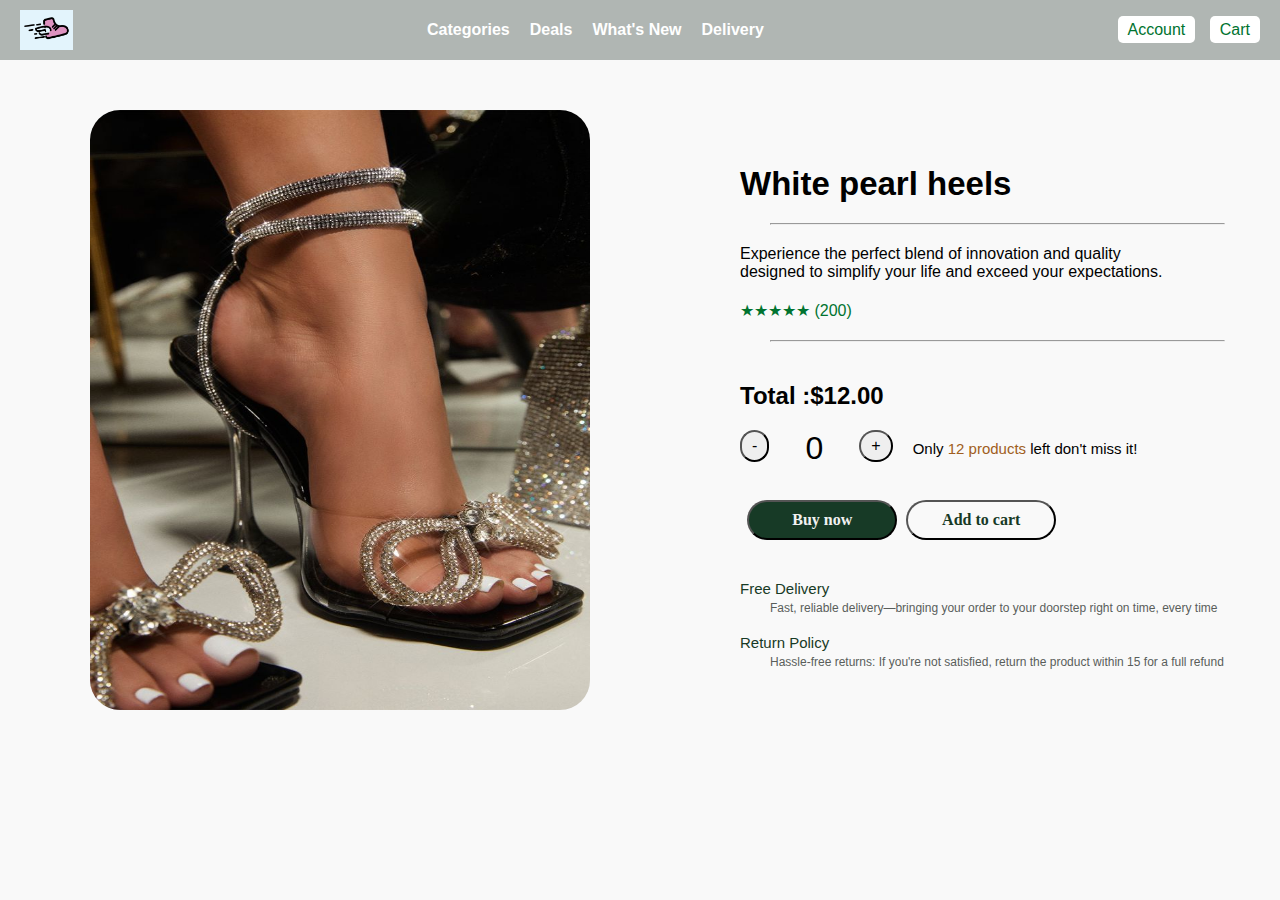
<file: produkti3.html>
<!DOCTYPE html>
<html lang="en">
<head>
    <meta charset="UTF-8">
    <meta name="viewport" content="width=device-width, initial-scale=1.0">
    <title>Document</title>
    <link rel="stylesheet" href="produktet.css">
    <link rel="stylesheet" href="style.css">
    <link rel="stylesheet" href="https://cdnjs.cloudflare.com/ajax/libs/font-awesome/6.7.1/css/all.min.css" integrity="sha512-5Hs3dF2AEPkpNAR7UiOHba+lRSJNeM2ECkwxUIxC1Q/FLycGTbNapWXB4tP889k5T5Ju8fs4b1P5z/iB4nMfSQ==" crossorigin="anonymous" referrerpolicy="no-referrer" /></head>
<body>
    <div class="kryesori">

        <header class="navbar">
            <div class="container">
              <div class="logo">
                <img src="logo2.jpg" alt="Shopcart Logo">
           
              </div>
              <nav class="menu">
                <ul>
                  <li><a href="#">Categories</a></li>
                  <li><a href="#">Deals</a></li>
                  <li><a href="#">What's New</a></li>
                  <li><a href="#">Delivery</a></li>
                </ul>
              </nav>
            
              <div class="actions">
                <a href="#" class="btn">Account</a>
                <a href="page3.html" class="btn">Cart</a>
              </div>
            </div>
          </header>


<div class="fotodiv">
        <img  src="heels4.jpg"></div>

        <div class="tedhenat">
<h1>White pearl heels</h1>
<hr>
<p>Experience the perfect blend of innovation and quality <br>designed to simplify your life and exceed your expectations.</p>

<div class="rating">★★★★★ (200)</div>
<hr>


<h2 class="price">Total :$<span id="total">12.00</span></h2>   
<div class="counter-container">
    <button id="decrement">-</button>
    <div class="counter" id="counter">0</div>
    <button id="increment">+</button>
    <p>Only <spam id="spam">12 products</spam> left don't miss it!</p>


<div class="buy">

    <button class="btn1">Buy now</button>
    <button  class="btn2">Add to cart</button></div>



</div>

    <div class="ikonat">
        <i class="fa-solid fa-truck"></i><p>Free Delivery</p>
        <br>
        <spam class="spamm">Fast, reliable delivery—bringing your order to your doorstep right on time, every time</spam>
        <br>
        <br>
        <i class="fa-regular fa-calendar"></i><p>Return Policy</p>
        <br>
        <spam class="spamm">Hassle-free returns: If you're not satisfied, return the product within 15 for a full refund  </spam>
    </div>
 

 












    </div>
    <script>
  // Select elements
  const counterElement = document.getElementById('counter');
    const totalElement = document.getElementById('total');
    const incrementButton = document.getElementById('increment');
    const decrementButton = document.getElementById('decrement');

    // Initial values
    let count = 1; // Starting quantity
    const pricePerItem = 12; // Price per item

    // Update the total price
    const updateTotal = () => {
      const total = count * pricePerItem;
      totalElement.textContent = total.toFixed(2); // Display as 2 decimal places
    };

    // Increment function
    incrementButton.addEventListener('click', () => {
      count++;
      counterElement.textContent = count;
      updateTotal();
    });

    // Decrement function
    decrementButton.addEventListener('click', () => {
      if (count > 1) { // Ensure minimum quantity is 1
        count--;
        counterElement.textContent = count;
        updateTotal();
      }
    });



    const addToCart = () => {
    // Get product details
    const productImage = document.querySelector('.fotodiv img').src; // Image URL
    const productName = document.querySelector('.tedhenat h1').textContent; // Product name
    const productPrice = parseFloat(document.getElementById('total').textContent); // Total price
    const productQuantity = parseInt(document.getElementById('counter').textContent); // Quantity

    // Create product object
    const product = {
      name: productName,
      image: productImage,
      price: productPrice,
      quantity: productQuantity,
    };

    // Retrieve the existing cart or initialize an empty array
    const cart = JSON.parse(localStorage.getItem('cart')) || [];

    // Add the new product to the cart
    cart.push(product);

    // Save the updated cart back to local storage
    localStorage.setItem('cart', JSON.stringify(cart));

    // Provide feedback or redirect to the cart page
    alert(`${productName} has been added to the cart!`);
  };

  // Attach event listener to the "Add to Cart" button
  document.querySelector('.btn2').addEventListener('click', addToCart);

      </script>
</body>
</html>
</file>
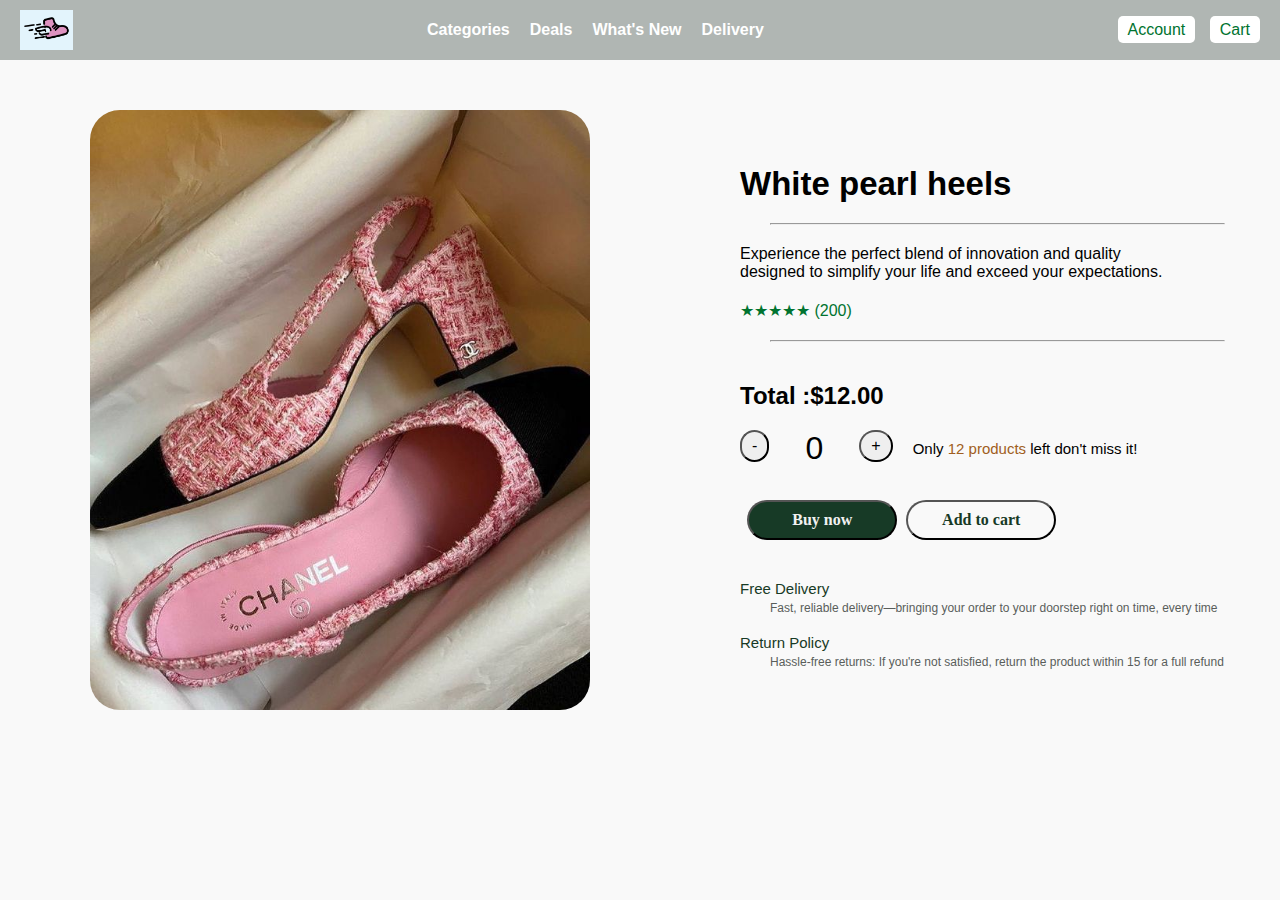
<file: produkti4.html>
<!DOCTYPE html>
<html lang="en">
<head>
    <meta charset="UTF-8">
    <meta name="viewport" content="width=device-width, initial-scale=1.0">
    <title>Document</title>
    <link rel="stylesheet" href="produktet.css">
    <link rel="stylesheet" href="style.css">
    <link rel="stylesheet" href="https://cdnjs.cloudflare.com/ajax/libs/font-awesome/6.7.1/css/all.min.css" integrity="sha512-5Hs3dF2AEPkpNAR7UiOHba+lRSJNeM2ECkwxUIxC1Q/FLycGTbNapWXB4tP889k5T5Ju8fs4b1P5z/iB4nMfSQ==" crossorigin="anonymous" referrerpolicy="no-referrer" /></head>
<body>
    <div class="kryesori">

        <header class="navbar">
            <div class="container">
              <div class="logo">
                <img src="logo2.jpg" alt="Shopcart Logo">
           
              </div>
              <nav class="menu">
                <ul>
                  <li><a href="#">Categories</a></li>
                  <li><a href="#">Deals</a></li>
                  <li><a href="#">What's New</a></li>
                  <li><a href="#">Delivery</a></li>
                </ul>
              </nav>
            
              <div class="actions">
                <a href="#" class="btn">Account</a>
                <a href="page3.html" class="btn">Cart</a>
              </div>
            </div>
          </header>


<div class="fotodiv">
        <img  src="heels5.jpg"></div>

        <div class="tedhenat">
<h1>White pearl heels</h1>
<hr>
<p>Experience the perfect blend of innovation and quality <br>designed to simplify your life and exceed your expectations.</p>

<div class="rating">★★★★★ (200)</div>
<hr>


<h2 class="price">Total :$<span id="total">12.00</span></h2>   
<div class="counter-container">
    <button id="decrement">-</button>
    <div class="counter" id="counter">0</div>
    <button id="increment">+</button>
    <p>Only <spam id="spam">12 products</spam> left don't miss it!</p>


<div class="buy">

    <button class="btn1">Buy now</button>
    <button  class="btn2">Add to cart</button></div>



</div>

    <div class="ikonat">
        <i class="fa-solid fa-truck"></i><p>Free Delivery</p>
        <br>
        <spam class="spamm">Fast, reliable delivery—bringing your order to your doorstep right on time, every time</spam>
        <br>
        <br>
        <i class="fa-regular fa-calendar"></i><p>Return Policy</p>
        <br>
        <spam class="spamm">Hassle-free returns: If you're not satisfied, return the product within 15 for a full refund  </spam>
    </div>
 

 












    </div>
    <script>
  // Select elements
  const counterElement = document.getElementById('counter');
    const totalElement = document.getElementById('total');
    const incrementButton = document.getElementById('increment');
    const decrementButton = document.getElementById('decrement');

    // Initial values
    let count = 1; // Starting quantity
    const pricePerItem = 12; // Price per item

    // Update the total price
    const updateTotal = () => {
      const total = count * pricePerItem;
      totalElement.textContent = total.toFixed(2); // Display as 2 decimal places
    };

    // Increment function
    incrementButton.addEventListener('click', () => {
      count++;
      counterElement.textContent = count;
      updateTotal();
    });

    // Decrement function
    decrementButton.addEventListener('click', () => {
      if (count > 1) { // Ensure minimum quantity is 1
        count--;
        counterElement.textContent = count;
        updateTotal();
      }
    });



    const addToCart = () => {
    // Get product details
    const productImage = document.querySelector('.fotodiv img').src; // Image URL
    const productName = document.querySelector('.tedhenat h1').textContent; // Product name
    const productPrice = parseFloat(document.getElementById('total').textContent); // Total price
    const productQuantity = parseInt(document.getElementById('counter').textContent); // Quantity

    // Create product object
    const product = {
      name: productName,
      image: productImage,
      price: productPrice,
      quantity: productQuantity,
    };

    // Retrieve the existing cart or initialize an empty array
    const cart = JSON.parse(localStorage.getItem('cart')) || [];

    // Add the new product to the cart
    cart.push(product);

    // Save the updated cart back to local storage
    localStorage.setItem('cart', JSON.stringify(cart));

    // Provide feedback or redirect to the cart page
    alert(`${productName} has been added to the cart!`);
  };

  // Attach event listener to the "Add to Cart" button
  document.querySelector('.btn2').addEventListener('click', addToCart);

      </script>
</body>
</html>
</file>
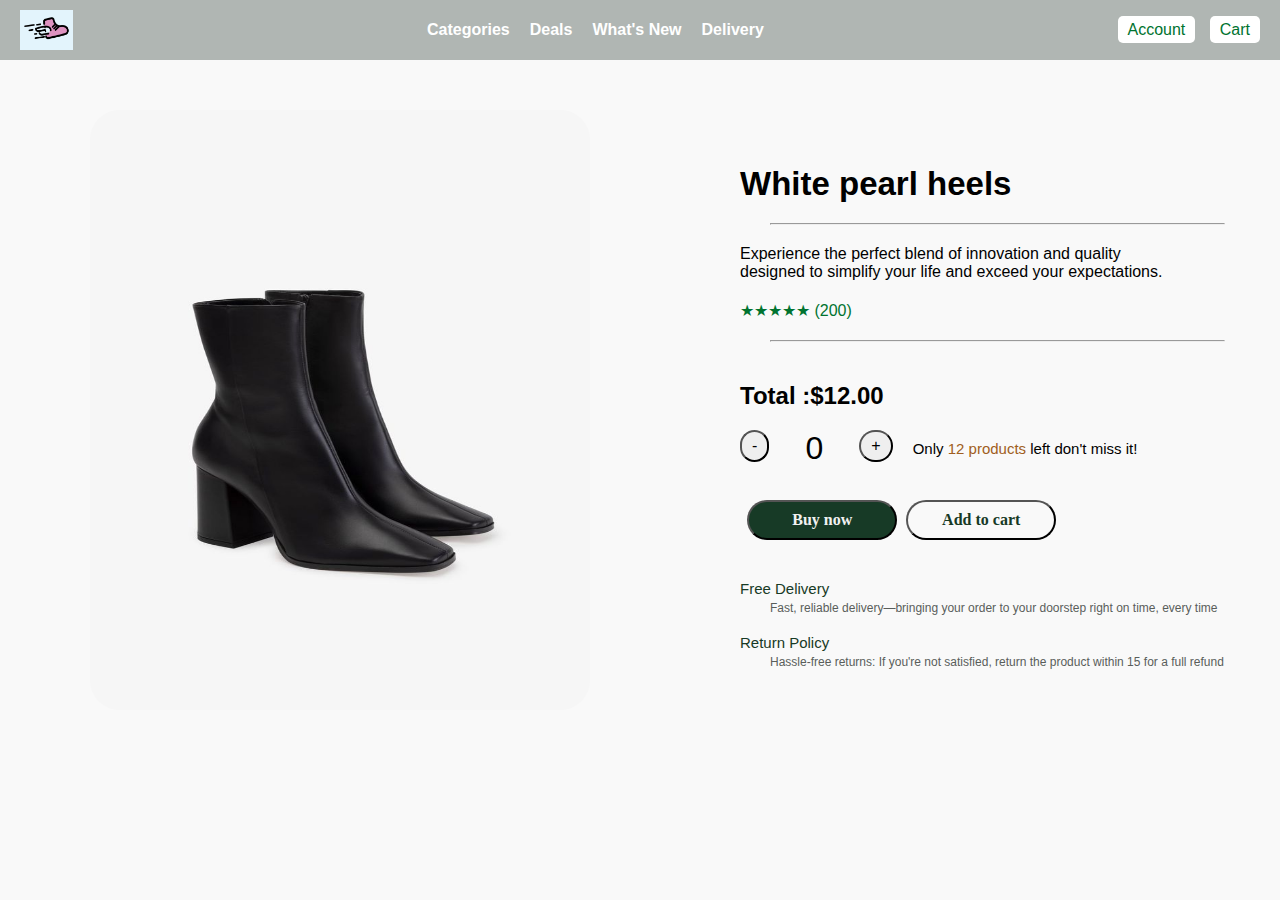
<file: produkti5.html>
<!DOCTYPE html>
<html lang="en">
<head>
    <meta charset="UTF-8">
    <meta name="viewport" content="width=device-width, initial-scale=1.0">
    <title>Document</title>
    <link rel="stylesheet" href="produktet.css">
    <link rel="stylesheet" href="style.css">
    <link rel="stylesheet" href="https://cdnjs.cloudflare.com/ajax/libs/font-awesome/6.7.1/css/all.min.css" integrity="sha512-5Hs3dF2AEPkpNAR7UiOHba+lRSJNeM2ECkwxUIxC1Q/FLycGTbNapWXB4tP889k5T5Ju8fs4b1P5z/iB4nMfSQ==" crossorigin="anonymous" referrerpolicy="no-referrer" /></head>
<body>
    <div class="kryesori">

        <header class="navbar">
            <div class="container">
              <div class="logo">
                <img src="logo2.jpg" alt="Shopcart Logo">
           
              </div>
              <nav class="menu">
                <ul>
                  <li><a href="#">Categories</a></li>
                  <li><a href="#">Deals</a></li>
                  <li><a href="#">What's New</a></li>
                  <li><a href="#">Delivery</a></li>
                </ul>
              </nav>
            
              <div class="actions">
                <a href="#" class="btn">Account</a>
                <a href="page3.html" class="btn">Cart</a>
              </div>
            </div>
          </header>


<div class="fotodiv">
        <img  src="boots1.jpg"></div>

        <div class="tedhenat">
<h1>White pearl heels</h1>
<hr>
<p>Experience the perfect blend of innovation and quality <br>designed to simplify your life and exceed your expectations.</p>

<div class="rating">★★★★★ (200)</div>
<hr>


<h2 class="price">Total :$<span id="total">12.00</span></h2>   
<div class="counter-container">
    <button id="decrement">-</button>
    <div class="counter" id="counter">0</div>
    <button id="increment">+</button>
    <p>Only <spam id="spam">12 products</spam> left don't miss it!</p>


<div class="buy">

    <button class="btn1">Buy now</button>
    <button  class="btn2">Add to cart</button></div>



</div>

    <div class="ikonat">
        <i class="fa-solid fa-truck"></i><p>Free Delivery</p>
        <br>
        <spam class="spamm">Fast, reliable delivery—bringing your order to your doorstep right on time, every time</spam>
        <br>
        <br>
        <i class="fa-regular fa-calendar"></i><p>Return Policy</p>
        <br>
        <spam class="spamm">Hassle-free returns: If you're not satisfied, return the product within 15 for a full refund  </spam>
    </div>
 

 












    </div>
    <script>
  // Select elements
  const counterElement = document.getElementById('counter');
    const totalElement = document.getElementById('total');
    const incrementButton = document.getElementById('increment');
    const decrementButton = document.getElementById('decrement');

    // Initial values
    let count = 1; // Starting quantity
    const pricePerItem = 12; // Price per item

    // Update the total price
    const updateTotal = () => {
      const total = count * pricePerItem;
      totalElement.textContent = total.toFixed(2); // Display as 2 decimal places
    };

    // Increment function
    incrementButton.addEventListener('click', () => {
      count++;
      counterElement.textContent = count;
      updateTotal();
    });

    // Decrement function
    decrementButton.addEventListener('click', () => {
      if (count > 1) { // Ensure minimum quantity is 1
        count--;
        counterElement.textContent = count;
        updateTotal();
      }
    });



    const addToCart = () => {
    // Get product details
    const productImage = document.querySelector('.fotodiv img').src; // Image URL
    const productName = document.querySelector('.tedhenat h1').textContent; // Product name
    const productPrice = parseFloat(document.getElementById('total').textContent); // Total price
    const productQuantity = parseInt(document.getElementById('counter').textContent); // Quantity

    // Create product object
    const product = {
      name: productName,
      image: productImage,
      price: productPrice,
      quantity: productQuantity,
    };

    // Retrieve the existing cart or initialize an empty array
    const cart = JSON.parse(localStorage.getItem('cart')) || [];

    // Add the new product to the cart
    cart.push(product);

    // Save the updated cart back to local storage
    localStorage.setItem('cart', JSON.stringify(cart));

    // Provide feedback or redirect to the cart page
    alert(`${productName} has been added to the cart!`);
  };

  // Attach event listener to the "Add to Cart" button
  document.querySelector('.btn2').addEventListener('click', addToCart);

      </script>
</body>
</html>
</file>
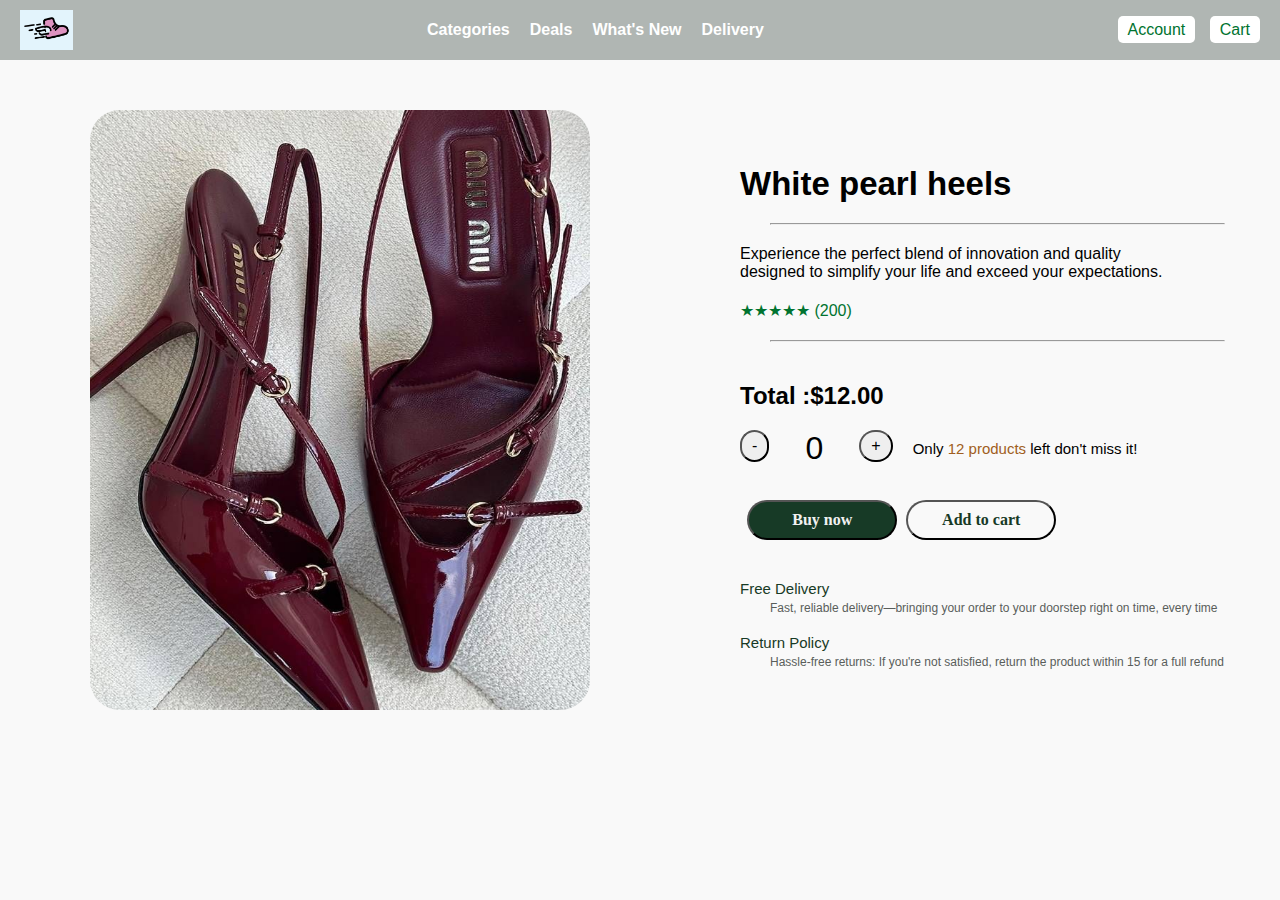
<file: produkti6.html>
<!DOCTYPE html>
<html lang="en">
<head>
    <meta charset="UTF-8">
    <meta name="viewport" content="width=device-width, initial-scale=1.0">
    <title>Document</title>
    <link rel="stylesheet" href="produktet.css">
    <link rel="stylesheet" href="style.css">
    <link rel="stylesheet" href="https://cdnjs.cloudflare.com/ajax/libs/font-awesome/6.7.1/css/all.min.css" integrity="sha512-5Hs3dF2AEPkpNAR7UiOHba+lRSJNeM2ECkwxUIxC1Q/FLycGTbNapWXB4tP889k5T5Ju8fs4b1P5z/iB4nMfSQ==" crossorigin="anonymous" referrerpolicy="no-referrer" /></head>
<body>
    <div class="kryesori">

        <header class="navbar">
            <div class="container">
              <div class="logo">
                <img src="logo2.jpg" alt="Shopcart Logo">
           
              </div>
              <nav class="menu">
                <ul>
                  <li><a href="#">Categories</a></li>
                  <li><a href="#">Deals</a></li>
                  <li><a href="#">What's New</a></li>
                  <li><a href="#">Delivery</a></li>
                </ul>
              </nav>
            
              <div class="actions">
                <a href="#" class="btn">Account</a>
                <a href="page3.html" class="btn">Cart</a>
              </div>
            </div>
          </header>


<div class="fotodiv">
        <img  src="heels2.jpg"></div>

        <div class="tedhenat">
<h1>White pearl heels</h1>
<hr>
<p>Experience the perfect blend of innovation and quality <br>designed to simplify your life and exceed your expectations.</p>

<div class="rating">★★★★★ (200)</div>
<hr>


<h2 class="price">Total :$<span id="total">12.00</span></h2>   
<div class="counter-container">
    <button id="decrement">-</button>
    <div class="counter" id="counter">0</div>
    <button id="increment">+</button>
    <p>Only <spam id="spam">12 products</spam> left don't miss it!</p>


<div class="buy">

    <button class="btn1">Buy now</button>
    <button  class="btn2">Add to cart</button></div>



</div>

    <div class="ikonat">
        <i class="fa-solid fa-truck"></i><p>Free Delivery</p>
        <br>
        <spam class="spamm">Fast, reliable delivery—bringing your order to your doorstep right on time, every time</spam>
        <br>
        <br>
        <i class="fa-regular fa-calendar"></i><p>Return Policy</p>
        <br>
        <spam class="spamm">Hassle-free returns: If you're not satisfied, return the product within 15 for a full refund  </spam>
    </div>
 

 












    </div>
    <script>
  // Select elements
  const counterElement = document.getElementById('counter');
    const totalElement = document.getElementById('total');
    const incrementButton = document.getElementById('increment');
    const decrementButton = document.getElementById('decrement');

    // Initial values
    let count = 1; // Starting quantity
    const pricePerItem = 12; // Price per item

    // Update the total price
    const updateTotal = () => {
      const total = count * pricePerItem;
      totalElement.textContent = total.toFixed(2); // Display as 2 decimal places
    };

    // Increment function
    incrementButton.addEventListener('click', () => {
      count++;
      counterElement.textContent = count;
      updateTotal();
    });

    // Decrement function
    decrementButton.addEventListener('click', () => {
      if (count > 1) { // Ensure minimum quantity is 1
        count--;
        counterElement.textContent = count;
        updateTotal();
      }
    });



    const addToCart = () => {
    // Get product details
    const productImage = document.querySelector('.fotodiv img').src; // Image URL
    const productName = document.querySelector('.tedhenat h1').textContent; // Product name
    const productPrice = parseFloat(document.getElementById('total').textContent); // Total price
    const productQuantity = parseInt(document.getElementById('counter').textContent); // Quantity

    // Create product object
    const product = {
      name: productName,
      image: productImage,
      price: productPrice,
      quantity: productQuantity,
    };

    // Retrieve the existing cart or initialize an empty array
    const cart = JSON.parse(localStorage.getItem('cart')) || [];

    // Add the new product to the cart
    cart.push(product);

    // Save the updated cart back to local storage
    localStorage.setItem('cart', JSON.stringify(cart));

    // Provide feedback or redirect to the cart page
    alert(`${productName} has been added to the cart!`);
  };

  // Attach event listener to the "Add to Cart" button
  document.querySelector('.btn2').addEventListener('click', addToCart);

      </script>
</body>
</html>
</file>
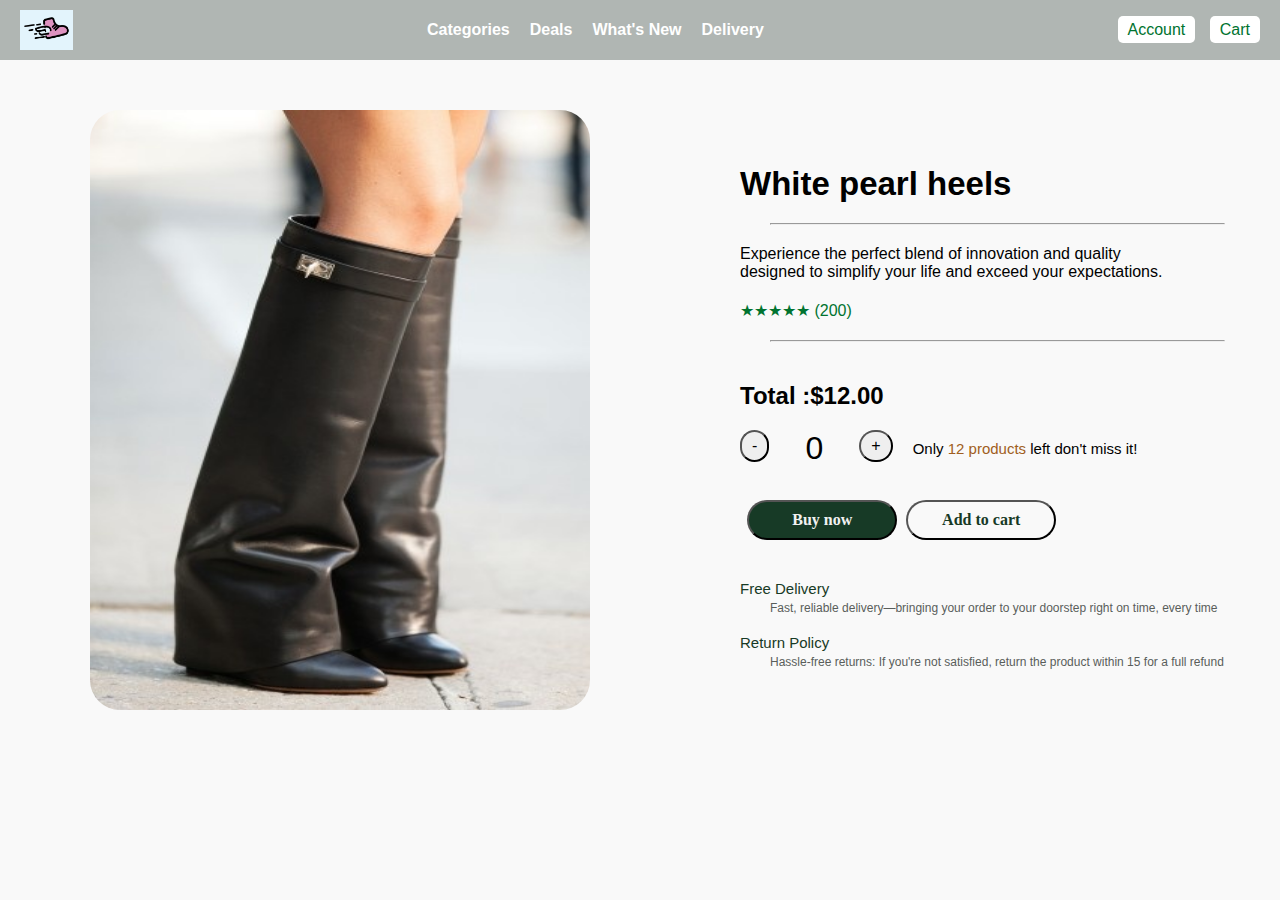
<file: produkti7.html>
<!DOCTYPE html>
<html lang="en">
<head>
    <meta charset="UTF-8">
    <meta name="viewport" content="width=device-width, initial-scale=1.0">
    <title>Document</title>
    <link rel="stylesheet" href="produktet.css">
    <link rel="stylesheet" href="style.css">
    <link rel="stylesheet" href="https://cdnjs.cloudflare.com/ajax/libs/font-awesome/6.7.1/css/all.min.css" integrity="sha512-5Hs3dF2AEPkpNAR7UiOHba+lRSJNeM2ECkwxUIxC1Q/FLycGTbNapWXB4tP889k5T5Ju8fs4b1P5z/iB4nMfSQ==" crossorigin="anonymous" referrerpolicy="no-referrer" /></head>
<body>
    <div class="kryesori">

        <header class="navbar">
            <div class="container">
              <div class="logo">
                <img src="logo2.jpg" alt="Shopcart Logo">
           
              </div>
              <nav class="menu">
                <ul>
                  <li><a href="#">Categories</a></li>
                  <li><a href="#">Deals</a></li>
                  <li><a href="#">What's New</a></li>
                  <li><a href="#">Delivery</a></li>
                </ul>
              </nav>
            
              <div class="actions">
                <a href="#" class="btn">Account</a>
                <a href="page3.html" class="btn">Cart</a>
              </div>
            </div>
          </header>


<div class="fotodiv">
        <img  src="boots2.jpg"></div>

        <div class="tedhenat">
<h1>White pearl heels</h1>
<hr>
<p>Experience the perfect blend of innovation and quality <br>designed to simplify your life and exceed your expectations.</p>

<div class="rating">★★★★★ (200)</div>
<hr>


<h2 class="price">Total :$<span id="total">12.00</span></h2>   
<div class="counter-container">
    <button id="decrement">-</button>
    <div class="counter" id="counter">0</div>
    <button id="increment">+</button>
    <p>Only <spam id="spam">12 products</spam> left don't miss it!</p>


<div class="buy">

    <button class="btn1">Buy now</button>
    <button  class="btn2">Add to cart</button></div>



</div>

    <div class="ikonat">
        <i class="fa-solid fa-truck"></i><p>Free Delivery</p>
        <br>
        <spam class="spamm">Fast, reliable delivery—bringing your order to your doorstep right on time, every time</spam>
        <br>
        <br>
        <i class="fa-regular fa-calendar"></i><p>Return Policy</p>
        <br>
        <spam class="spamm">Hassle-free returns: If you're not satisfied, return the product within 15 for a full refund  </spam>
    </div>
 

 












    </div>
    <script>
  // Select elements
  const counterElement = document.getElementById('counter');
    const totalElement = document.getElementById('total');
    const incrementButton = document.getElementById('increment');
    const decrementButton = document.getElementById('decrement');

    // Initial values
    let count = 1; // Starting quantity
    const pricePerItem = 12; // Price per item

    // Update the total price
    const updateTotal = () => {
      const total = count * pricePerItem;
      totalElement.textContent = total.toFixed(2); // Display as 2 decimal places
    };

    // Increment function
    incrementButton.addEventListener('click', () => {
      count++;
      counterElement.textContent = count;
      updateTotal();
    });

    // Decrement function
    decrementButton.addEventListener('click', () => {
      if (count > 1) { // Ensure minimum quantity is 1
        count--;
        counterElement.textContent = count;
        updateTotal();
      }
    });



    const addToCart = () => {
    // Get product details
    const productImage = document.querySelector('.fotodiv img').src; // Image URL
    const productName = document.querySelector('.tedhenat h1').textContent; // Product name
    const productPrice = parseFloat(document.getElementById('total').textContent); // Total price
    const productQuantity = parseInt(document.getElementById('counter').textContent); // Quantity

    // Create product object
    const product = {
      name: productName,
      image: productImage,
      price: productPrice,
      quantity: productQuantity,
    };

    // Retrieve the existing cart or initialize an empty array
    const cart = JSON.parse(localStorage.getItem('cart')) || [];

    // Add the new product to the cart
    cart.push(product);

    // Save the updated cart back to local storage
    localStorage.setItem('cart', JSON.stringify(cart));

    // Provide feedback or redirect to the cart page
    alert(`${productName} has been added to the cart!`);
  };

  // Attach event listener to the "Add to Cart" button
  document.querySelector('.btn2').addEventListener('click', addToCart);

      </script>
</body>
</html>
</file>
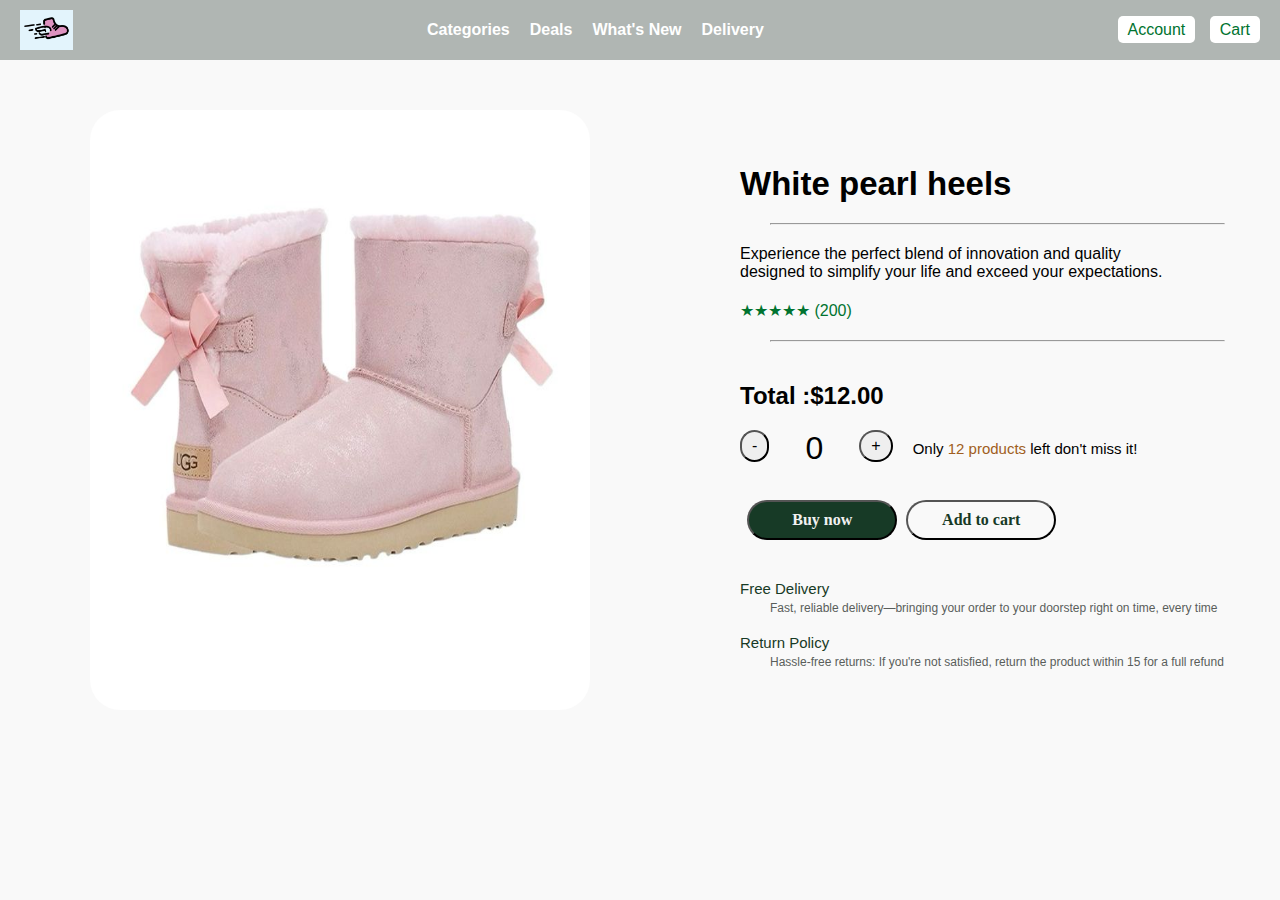
<file: produkti8.html>
<!DOCTYPE html>
<html lang="en">
<head>
    <meta charset="UTF-8">
    <meta name="viewport" content="width=device-width, initial-scale=1.0">
    <title>Document</title>
    <link rel="stylesheet" href="produktet.css">
    <link rel="stylesheet" href="style.css">
    <link rel="stylesheet" href="https://cdnjs.cloudflare.com/ajax/libs/font-awesome/6.7.1/css/all.min.css" integrity="sha512-5Hs3dF2AEPkpNAR7UiOHba+lRSJNeM2ECkwxUIxC1Q/FLycGTbNapWXB4tP889k5T5Ju8fs4b1P5z/iB4nMfSQ==" crossorigin="anonymous" referrerpolicy="no-referrer" /></head>
<body>
    <div class="kryesori">

        <header class="navbar">
            <div class="container">
              <div class="logo">
                <img src="logo2.jpg" alt="Shopcart Logo">
           
              </div>
              <nav class="menu">
                <ul>
                  <li><a href="#">Categories</a></li>
                  <li><a href="#">Deals</a></li>
                  <li><a href="#">What's New</a></li>
                  <li><a href="#">Delivery</a></li>
                </ul>
              </nav>
            
              <div class="actions">
                <a href="#" class="btn">Account</a>
                <a href="page3.html" class="btn">Cart</a>
              </div>
            </div>
          </header>


<div class="fotodiv">
        <img  src="boots3.jpg"></div>

        <div class="tedhenat">
<h1>White pearl heels</h1>
<hr>
<p>Experience the perfect blend of innovation and quality <br>designed to simplify your life and exceed your expectations.</p>

<div class="rating">★★★★★ (200)</div>
<hr>


<h2 class="price">Total :$<span id="total">12.00</span></h2>   
<div class="counter-container">
    <button id="decrement">-</button>
    <div class="counter" id="counter">0</div>
    <button id="increment">+</button>
    <p>Only <spam id="spam">12 products</spam> left don't miss it!</p>


<div class="buy">

    <button class="btn1">Buy now</button>
    <button  class="btn2">Add to cart</button></div>



</div>

    <div class="ikonat">
        <i class="fa-solid fa-truck"></i><p>Free Delivery</p>
        <br>
        <spam class="spamm">Fast, reliable delivery—bringing your order to your doorstep right on time, every time</spam>
        <br>
        <br>
        <i class="fa-regular fa-calendar"></i><p>Return Policy</p>
        <br>
        <spam class="spamm">Hassle-free returns: If you're not satisfied, return the product within 15 for a full refund  </spam>
    </div>
 

 












    </div>
    <script>
  // Select elements
  const counterElement = document.getElementById('counter');
    const totalElement = document.getElementById('total');
    const incrementButton = document.getElementById('increment');
    const decrementButton = document.getElementById('decrement');

    // Initial values
    let count = 1; // Starting quantity
    const pricePerItem = 12; // Price per item

    // Update the total price
    const updateTotal = () => {
      const total = count * pricePerItem;
      totalElement.textContent = total.toFixed(2); // Display as 2 decimal places
    };

    // Increment function
    incrementButton.addEventListener('click', () => {
      count++;
      counterElement.textContent = count;
      updateTotal();
    });

    // Decrement function
    decrementButton.addEventListener('click', () => {
      if (count > 1) { // Ensure minimum quantity is 1
        count--;
        counterElement.textContent = count;
        updateTotal();
      }
    });



    const addToCart = () => {
    // Get product details
    const productImage = document.querySelector('.fotodiv img').src; // Image URL
    const productName = document.querySelector('.tedhenat h1').textContent; // Product name
    const productPrice = parseFloat(document.getElementById('total').textContent); // Total price
    const productQuantity = parseInt(document.getElementById('counter').textContent); // Quantity

    // Create product object
    const product = {
      name: productName,
      image: productImage,
      price: productPrice,
      quantity: productQuantity,
    };

    // Retrieve the existing cart or initialize an empty array
    const cart = JSON.parse(localStorage.getItem('cart')) || [];

    // Add the new product to the cart
    cart.push(product);

    // Save the updated cart back to local storage
    localStorage.setItem('cart', JSON.stringify(cart));

    // Provide feedback or redirect to the cart page
    alert(`${productName} has been added to the cart!`);
  };

  // Attach event listener to the "Add to Cart" button
  document.querySelector('.btn2').addEventListener('click', addToCart);

      </script>
</body>
</html>
</file>
<file: style.css>
* {
    margin: 0;
    padding: 0;
    box-sizing: border-box;
  }
  
  body {
    font-family: 'Arial', sans-serif;
    background-color: #f9f9f9;
  }
  
  .navbar {
    background-color: #b0b6b3;
    color: #fff;
    padding: 10px 20px;
  }
  
  .container {
    display: flex;
    justify-content: space-between;
    align-items: center;
  }
  
  .logo {
    display: flex;
    align-items: center;
  }
  
  .logo img {
    height: 40px;
    margin-right: 10px;
  }
  
  .logo span {
    font-size: 1.5em;
    font-weight: bold;
  }
  
  .menu ul {
    list-style: none;
    display: flex;
    gap: 20px;
  }
  
  .menu a {
    color: #fff;
    text-decoration: none;
    font-size: 1em;
    font-weight: 600;
  }
  
  .menu a:hover {
color: rgb(58, 25, 25);
  }
  
  .actions .btn {
    background-color: #fff;
    color: #00732f;
    padding: 5px 10px;
    text-decoration: none;
    border-radius: 5px;
    margin-left: 10px;
  }
  
  .actions .btn:hover {
    background-color: #f1f1f1;
  }
  
  
.product-card a{
  text-decoration: none;
  color: #2a2b2a;
}
.header h1{
  margin-bottom: 690px;
}


.filter-bar {
position: fixed;
  justify-content: center;  
  align-items: center;  
    
  gap: 10px; 
  background-color: #fff;  
  padding: 10px; 
  border-bottom: 1px solid #ddd;  
  margin-bottom: 20px;  
  width: 100%;  
}
  
  .filter-bar button {
    padding: 10px 15px;
    font-size: 14px;
    border: 1px solid #ddd;
    border-radius: 5px;
    cursor: pointer;
    background-color: white;
    transition: all 0.3s;
    margin-top: 50px;
  }
  
  .filter-bar button:hover {
    background-color: #757976;
    color: white;
  }
  
  /* Product Grid */
  .product-grid {
    margin-top: 120px;  
    display: flex;
    flex-wrap: wrap;
    gap: 20px;  
    justify-content: center;
  }
  


  .product-card {
    flex: 0 1 calc(25% - 20px);  
    box-shadow: 0 4px 6px rgba(0, 0, 0, 0.1);  
    padding: 10px;
    text-align: center;
    border: 1px solid #eee;  
  }

  .product-card img {
    height: 200px;
    width: 300px;
   margin-top: 50px;
    max-width: 100%;
    
    margin: 0 auto; 
    display: block;
    margin-bottom: 10px;
  }  
  
  .product-card:hover {
    transform: translateY(-5px);
    box-shadow: 0 6px 10px rgba(0, 0, 0, 0.15);
  }
  
 

  .product-card img {
    max-width: 100%;
height: 350px;
    margin-top: 20px; 
    margin-bottom: 10px;
  }
  
  .product-card h2 {
    font-size: 18px;
    margin: 10px 0;
  }
  
  .product-card p {
    font-size: 14px;
    color: #666;
    margin-bottom: 10px;
  }
  
  .product-card .price {
    font-size: 16px;
    font-weight: bold;
    color: #00732f;
    margin-bottom: 10px;
  }
  
  .product-card .rating {
    font-size: 14px;
    color: #f39c12;
    margin-bottom: 15px;
  }
  
  .product-card .add-to-cart {
    background-color: #00732f;
    color: white;
    border: none;
    padding: 10px 15px;
    font-size: 14px;
    border-radius: 5px;
    cursor: pointer;
  }
  
  .product-card .add-to-cart:hover {
    background-color: #005922;
  }
  
 
  .product-card.hidden {
    display: none;
  }
</file>
<file: produktet.css>
* {
    margin: 0;
    padding: 0;
    box-sizing: border-box;
  }

.rating{
   color: #00732f;
}

  .fotodiv img{
width: 500px;
height: 600px; 
border-radius: 30px;
margin-left: 90px;
margin-top: 50px;
}

.tedhenat{
    width: 700px;
    height: 600px;
  
    margin-left: 690px;
    margin-top:-599px;
    border-radius: 30px;
    padding-top: 50px;
    padding-left: 50px;
    display: flex;
    flex-direction: column;
    gap: 20px
}
.tedhenat hr{
    width: 70%;
    margin-left: 30px;
}

.tedhenat h1{
    font-size: 33px;
}
.counter-container {
    display: flex;
    
    gap: 20px;
    font-size: 2rem;
    align-items: flex-start
  }
  
  .counter {
    min-width: 50px;
    text-align: center;
  }
  .counter-container button {
    font-size: 1rem; /* Smaller font size */
    padding: 5px 10px; /* Smaller padding */
    cursor: pointer;
border-radius: 30px;
 
    
  }
  .price {
    margin-top: 20px;
    font-size: 1.5rem;
  }
  
.btn1{
  background-color: #173a26;
  color: #f1f1f1;
  font-family: 'Times New Roman', Times, serif;
  font-weight: 600;
  border-radius: 20px;
  width: 150px;
  height: 40px;
  margin-left: -410px;
  margin-top: 70px;
  
}

.btn2{
  background-color:transparent;
  color: #173a26;
  font-family: 'Times New Roman', Times, serif;
  font-weight: 600;
  border-radius: 20px;
  width: 150px;
  height: 40px;

  margin-top: 70px;
}





  i {
    font-size: 15px;  /* Adjust size (e.g., 50px) */
}
.ikonat p{
    font-size: 15px;
    display: inline-block;
}
.ikonat{
 
   margin-top:20px;
   gap: 20px;
   color: #173a26;
}

.counter-container p{
  font-size: 15px;
  margin-top: 10px;
}

#spam{
  color: #a05e21;
}

.spamm{
  font-size: 12px;
color: #595e5b;
margin-left: 30px;
}





.buy i:hover{
 color: rgb(231, 90, 90);
}




@media (max-width: 768px) {
  .menu ul {
      flex-direction: column;
      display: none;
      background-color: white;
      position: absolute;
      top: 60px;
      left: 0;
      right: 0;
      padding: 10px;
  }

  .menu ul.active {
      display: flex;
  }

  .hamburger {
      display: flex;
  }

  .fotodiv img {
      width: 100%;
      max-width: 300px;
  }
}

@media (max-width: 480px) {
  .tedhenat h1 {
      font-size: 1.5em;
  }

  .price, .rating {
      font-size: 1.2em;
  }

  .btn1, .btn2 {
      padding: 8px 12px;
  }
}
</file>
